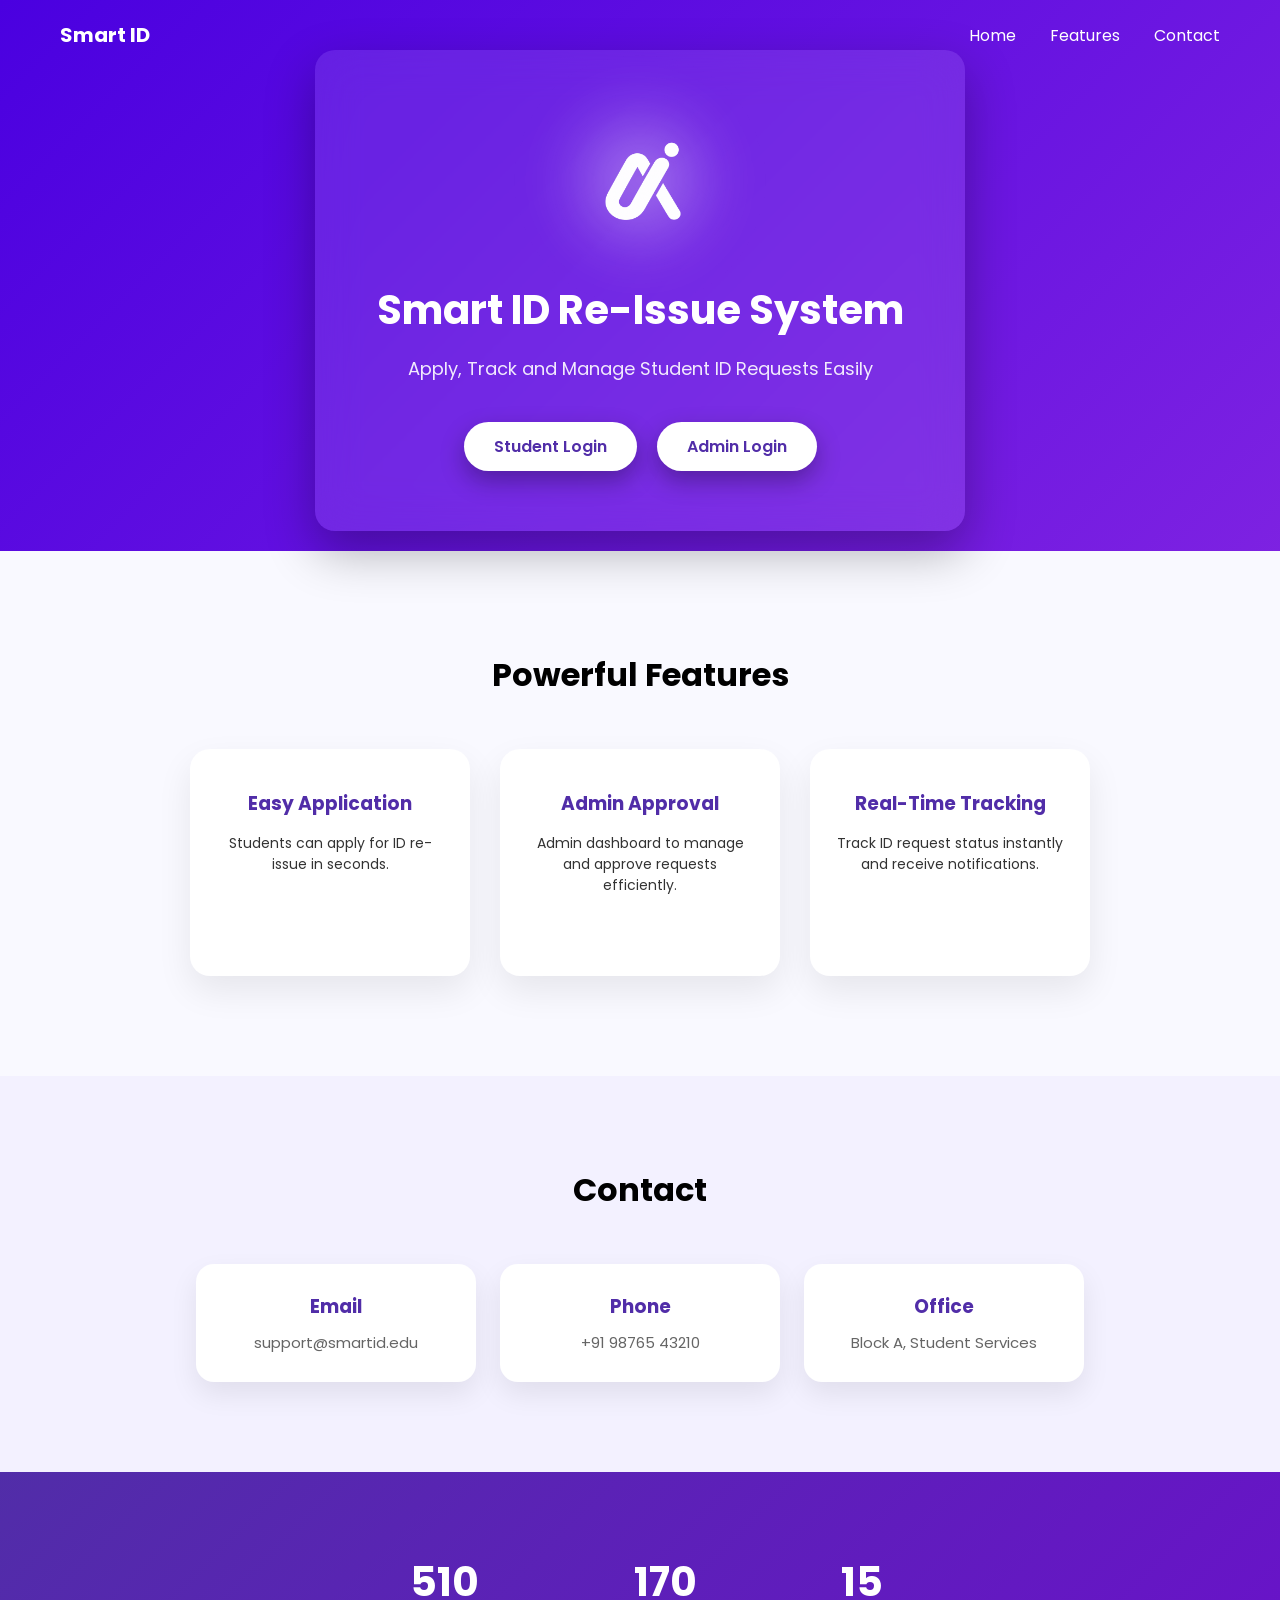
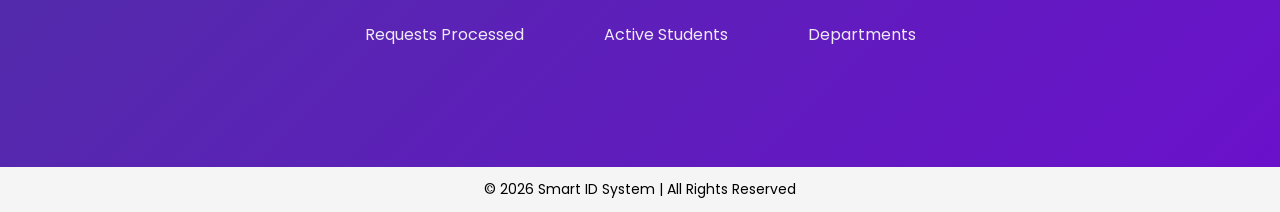
<file: index.html>
<!DOCTYPE html>
<html lang="en">
<head>
  <meta charset="UTF-8">
  <title>Smart ID Re-Issue System</title>
  <meta name="viewport" content="width=device-width, initial-scale=1.0">

  <link href="https://fonts.googleapis.com/css2?family=Poppins:wght@300;400;600;700&display=swap" rel="stylesheet">
  <link rel="stylesheet" href="style.css">
</head>

<body>

  <!-- ================= NAVBAR ================= -->
  <header class="navbar">
    <div class="nav-logo">Smart ID</div>
    <nav>
      <a href="#home">Home</a>
      <a href="#features">Features</a>
      <a href="#contact">Contact</a>
    </nav>
  </header>

  <main id="home">
    <!-- ================= HERO ================= -->
    <section class="hero" aria-label="Hero">
      <div class="hero-content">

        <div class="logo-container">
          <img src="logo.png" alt="Smart ID Logo" class="logo" loading="eager" decoding="async">
        </div>

        <h1>Smart ID Re-Issue System</h1>
        <p>Apply, Track and Manage Student ID Requests Easily</p>

        <div class="buttons">
          <a href="login.html" class="btn" aria-label="Open student login page">Student Login</a>
          <a href="admin.html" class="btn" aria-label="Open admin login page">Admin Login</a>
        </div>

      </div>
    </section>


    <!-- ================= FEATURES ================= -->
    <section class="features" id="features">
      <h2 class="section-title reveal">Powerful Features</h2>

      <div class="feature-grid">

        <div class="feature-card tilt reveal">
          <h3>Easy Application</h3>
          <p>Students can apply for ID re-issue in seconds.</p>
        </div>

        <div class="feature-card tilt reveal">
          <h3>Admin Approval</h3>
          <p>Admin dashboard to manage and approve requests efficiently.</p>
        </div>

        <div class="feature-card tilt reveal">
          <h3>Real-Time Tracking</h3>
          <p>Track ID request status instantly and receive notifications.</p>
        </div>

      </div>
    </section>

    <!-- ================= CONTACT ================= -->
    <section class="contact reveal" id="contact">
      <h2 class="section-title">Contact</h2>
      <div class="contact-grid">
        <div class="contact-card">
          <h3>Email</h3>
          <p>support@smartid.edu</p>
        </div>
        <div class="contact-card">
          <h3>Phone</h3>
          <p>+91 98765 43210</p>
        </div>
        <div class="contact-card">
          <h3>Office</h3>
          <p>Block A, Student Services</p>
        </div>
      </div>
    </section>
  </main>

     <!-- ================= STATS ================= -->
    <section class="stats" aria-label="System statistics">

      <div class="stat-box">
        <h2 class="counter" data-target="1200">0</h2>
        <p>Requests Processed</p>
      </div>

      <div class="stat-box">
        <h2 class="counter" data-target="350">0</h2>
        <p>Active Students</p>
      </div>

      <div class="stat-box">
        <h2 class="counter" data-target="15">0</h2>
        <p>Departments</p>
      </div>

    </section>
  <!-- ================= FOOTER ================= -->
  <footer>
    &copy; 2026 Smart ID System | All Rights Reserved
  </footer>


  <!-- ================= JAVASCRIPT ================= -->
  <script src="index.js"></script>

</body>
</html>
</file>
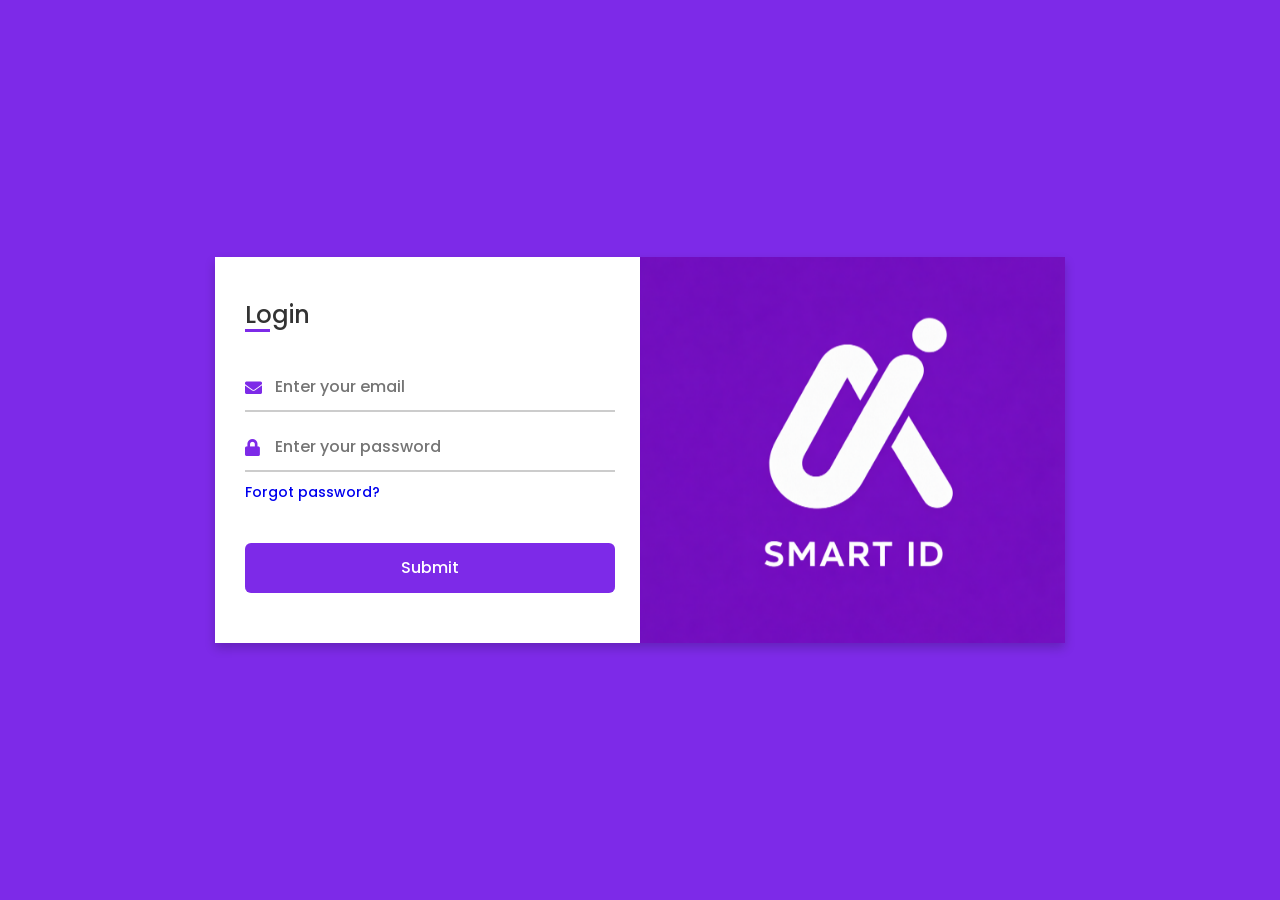
<file: admin.html>
<!DOCTYPE html>
<html lang="en" dir="ltr">
<head>
  <meta charset="UTF-8">
  <title>Login | CodingLab</title>

  <link rel="stylesheet" href="css/login.css">

  <!-- Fontawesome CDN -->
  <link rel="stylesheet"
    href="https://cdnjs.cloudflare.com/ajax/libs/font-awesome/5.15.3/css/all.min.css">

  <meta name="viewport" content="width=device-width, initial-scale=1.0">
</head>

<body>

  <div class="container">

    <input type="checkbox" id="flip">

    <div class="cover">
      <div class="front">
        <img src="idlogo.png" alt="">
      </div>
    </div>

    <div class="forms">
      <div class="form-content">

        <div class="login-form">
          <div class="title">Login</div>

          <form id="loginForm">
            <div class="input-boxes">

              <div class="input-box">
                <i class="fas fa-envelope"></i>
                <input type="text" placeholder="Enter your email" required>
              </div>

              <div class="input-box">
                <i class="fas fa-lock"></i>
                <input type="password" placeholder="Enter your password" required>
              </div>

              <div class="text">
                <a href="forgot_password.html">Forgot password?</a>
              </div>

              <div class="button input-box">
                <input type="submit" value="Submit">
              </div>

            </div>
          </form>

        </div> <!-- login-form -->

      </div> <!-- form-content -->
    </div> <!-- forms -->

  </div> <!-- container -->
<script>

document.getElementById("loginForm").addEventListener("submit", async function(e){
    e.preventDefault();

    const email = document.querySelector("input[type='text']").value;
    const password = document.querySelector("input[type='password']").value;
    const BASE_URL = "https://smart-id-backend-3.onrender.com";

    try {
        const response = await fetch(`${BASE_URL}/api/auth/login`, {
            method: "POST",
            headers: { "Content-Type": "application/json" },
            body: JSON.stringify({ email, password })
        });
        const data = await response.json().catch(() => ({}));

        if (!response.ok) {
            alert(data.message || "Invalid Login");
            return;
        }

        localStorage.setItem("loggedIn", "true");
        localStorage.setItem("role", "admin");
        localStorage.setItem("adminName", "Admin");
        localStorage.setItem("token", data.token || "");
        window.location.href = "admin_dashboard.html";
    } catch (error) {
        alert("Unable to connect to server. Please try again.");
    }

});

</script>
</body>
</html>
</file>
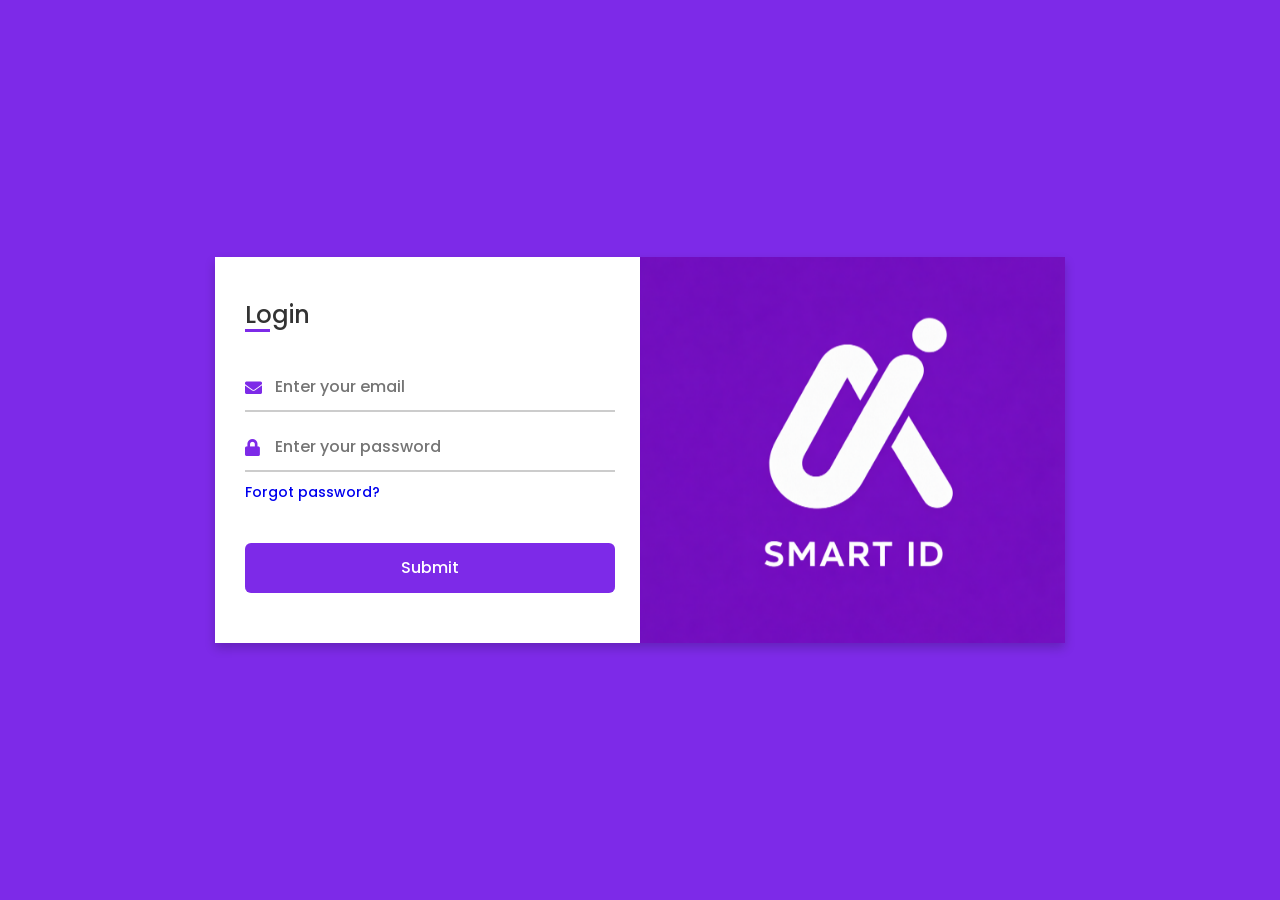
<file: application-details.html>
<!DOCTYPE html>
<html lang="en">
<head>
    <meta charset="UTF-8">
    <meta name="viewport" content="width=device-width, initial-scale=1.0">
    <title>Application Details | Smart ID</title>
    <link href="https://fonts.googleapis.com/css2?family=Poppins:wght@300;400;500;600&display=swap" rel="stylesheet">
    <link rel="stylesheet" href="adm.css">
    <link rel="stylesheet" href="application-details.css">
</head>
<body>
    <div class="details-page">
        <div class="details-card">
            <div class="details-header">
                <h2>Application Details</h2>
                <span id="statusBadge" class="status-badge pending">Pending</span>
            </div>

            <div class="details-layout">
                <div class="details-left">
                    <section class="detail-card info-card">
                        <h3 class="card-title">Application Information</h3>
                        <div class="info-grid">
                            <div class="info-item">
                                <p class="field-label">Application ID</p>
                                <p class="field-value" id="appId">-</p>
                            </div>
                            <div class="info-item">
                                <p class="field-label">Name</p>
                                <p class="field-value" id="appName">-</p>
                            </div>
                            <div class="info-item">
                                <p class="field-label">Email</p>
                                <p class="field-value" id="appEmail">-</p>
                            </div>
                            <div class="info-item">
                                <p class="field-label">Phone</p>
                                <p class="field-value" id="appPhone">-</p>
                            </div>
                            <div class="info-item">
                                <p class="field-label">Department</p>
                                <p class="field-value" id="appDepartment">-</p>
                            </div>
                            <div class="info-item">
                                <p class="field-label">Reason</p>
                                <p class="field-value" id="appReason">-</p>
                            </div>
                            <div class="info-item">
                                <p class="field-label">Applied Date</p>
                                <p class="field-value" id="appDate">-</p>
                            </div>
                        </div>
                    </section>

                    <section class="detail-card correction-card" id="appCorrectionsSection" style="display:none;">
                        <h3 class="card-title">Correction Details</h3>
                        <div id="appCorrectionsList" class="correction-box">No correction details provided.</div>
                    </section>

                    <section class="detail-card remarks-card">
                        <h3 class="card-title">Remarks & Actions</h3>
                        <label class="remarks-label" for="remarksInput">Remarks (Required for Approve/Reject)</label>
                        <textarea id="remarksInput" rows="4" placeholder="Enter approval/rejection remarks"></textarea>

                        <div class="details-actions">
                            <button class="action-btn approve-btn" id="approveBtn">Approve</button>
                            <button class="action-btn reject-btn" id="rejectBtn">Reject</button>
                            <button class="action-btn printing-btn" id="printingBtn">Move to Printing</button>
                            <button class="action-btn ready-btn" id="readyBtn">Mark Ready</button>
                            <button class="action-btn completed-btn" id="completedBtn">Mark Completed</button>
                            <button class="action-btn view-btn" id="backBtn">Back to Dashboard</button>
                        </div>
                    </section>
                </div>

                <div class="details-right">
                    <section class="detail-card proof-card">
                        <h3 class="card-title">Proof Document</h3>
                        <div id="appProofContainer" class="proof-box">No document uploaded</div>
                    </section>
                </div>
            </div>
        </div>
    </div>

    <script src="application-details.js?v=20260228b"></script>
</body>
</html>
</file>
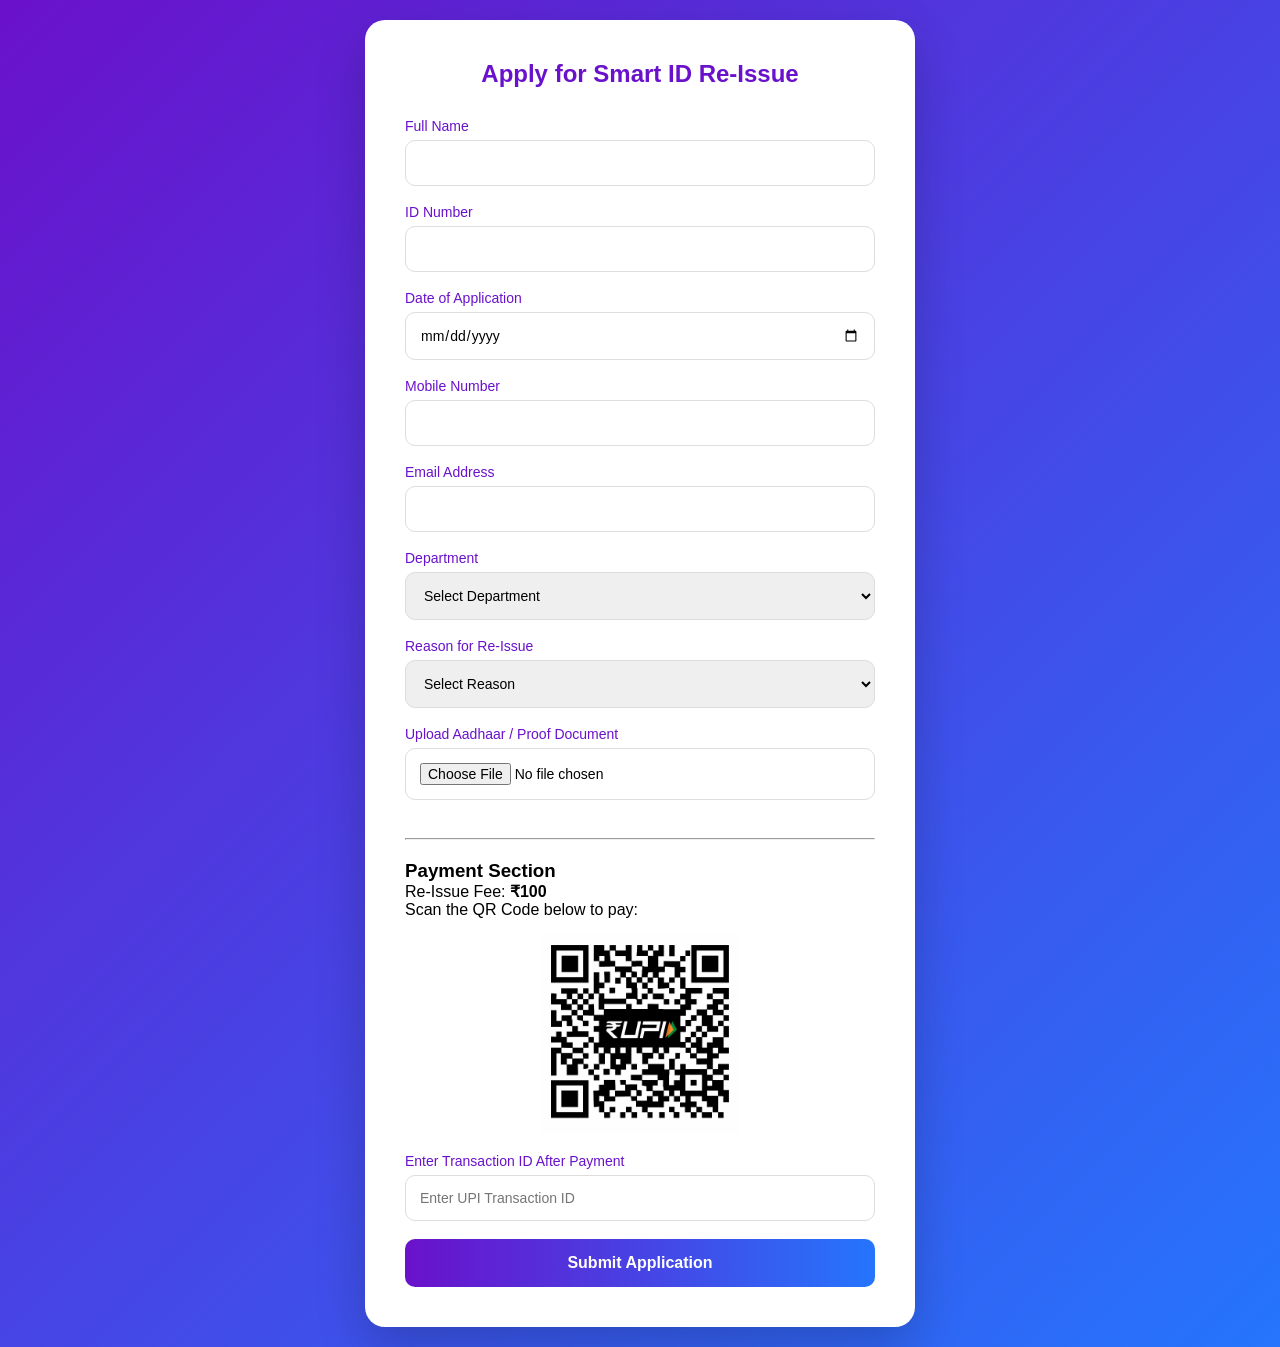
<file: apply.html>
<!DOCTYPE html>
<html lang="en">
<head>
    <meta charset="UTF-8">
    <title>Apply for Smart ID Re-Issue</title>
    <meta name="viewport" content="width=device-width, initial-scale=1.0">
    <link rel="stylesheet" href="apply.css">
</head>
<body>

<div class="form-container">

    <h2>Apply for Smart ID Re-Issue</h2>

    <form id="applyForm">

        <label>Full Name</label>
        <input type="text" id="fullName" required>

        <label>ID Number</label>
        <input type="text" id="idNumber" required>

        <label>Date of Application</label>
        <input type="date" id="date" required>

        <label>Mobile Number</label>
        <input type="tel" id="mobile" required>

        <label>Email Address</label>
        <input type="email" id="email" required>

        <label>Department</label>
        <select id="department" required>
            <option value="">Select Department</option>
            <option value="CSE">CSE</option>
            <option value="ECE">ECE</option>
            <option value="EEE">EEE</option>
            <option value="MECH">MECH</option>
        </select>

        <label>Reason for Re-Issue</label>
        <select id="reason" required>
            <option value="">Select Reason</option>
            <option value="Lost">Lost</option>
            <option value="Damaged">Damaged</option>
            <option value="Update Details">Update Details</option>
        </select>

        <label>Upload Aadhaar / Proof Document</label>
        <input type="file" id="proofFile" required>

        <!-- ✅ PAYMENT SECTION ADDED -->
        <hr style="margin:20px 0;">
        <h3>Payment Section</h3>
        <p>Re-Issue Fee: <strong>₹100</strong></p>
        <p>Scan the QR Code below to pay:</p>

        <div style="text-align:center; margin:15px 0;">
            <img src="qr.png" alt="Payment QR" style="width:200px; height:200px;">
        </div>

        <label>Enter Transaction ID After Payment</label>
        <input type="text" id="transactionId" placeholder="Enter UPI Transaction ID" required>

        <button type="submit">Submit Application</button>

    </form>

</div>

<script src="apply.js"></script>

</body>
</html>
</file>
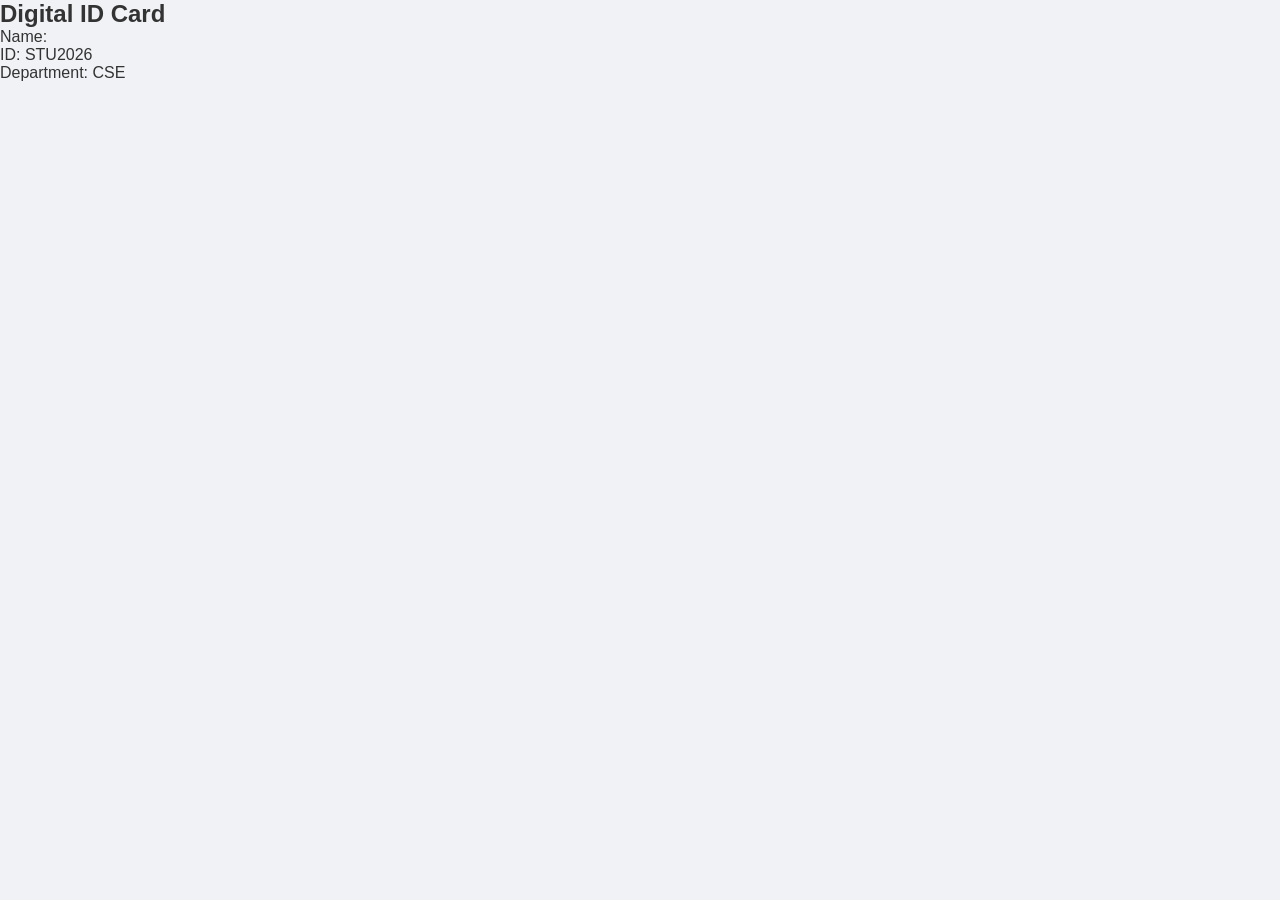
<file: digital_id.html>
<!DOCTYPE html>
<html>
<head>
<title>Digital ID</title>
<link rel="stylesheet" href="stu_dash.css">
</head>
<body>

<div class="id-card">
    <h2>Digital ID Card</h2>
    <p>Name: <span id="name"></span></p>
    <p>ID: STU2026</p>
    <p>Department: CSE</p>
</div>

<script>
document.getElementById("name").innerText =
    localStorage.getItem("studentName");
</script>

</body>
</html>
</file>
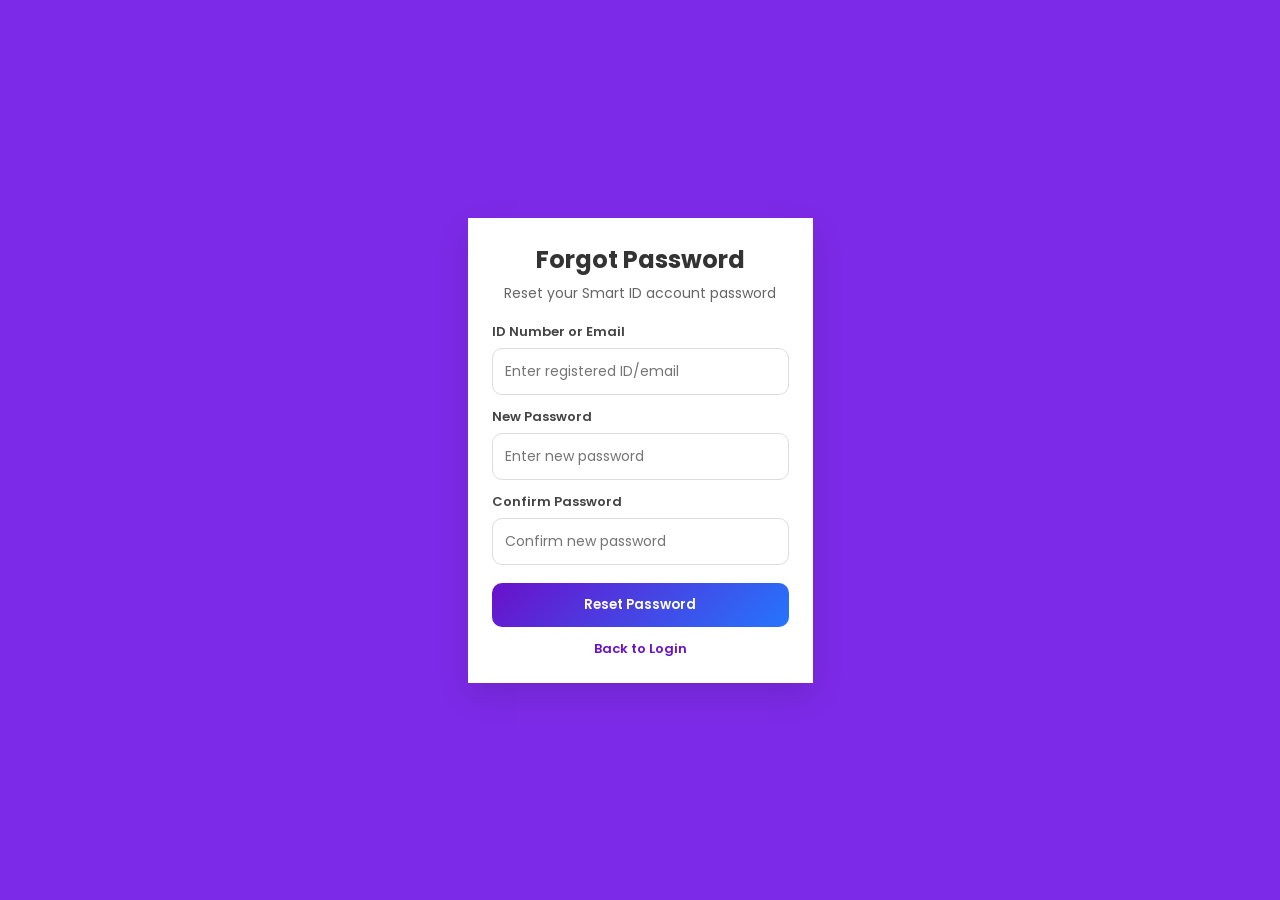
<file: forgot_password.html>
<!DOCTYPE html>
<html lang="en">
<head>
  <meta charset="UTF-8">
  <meta name="viewport" content="width=device-width, initial-scale=1.0">
  <title>Forgot Password | Smart ID</title>
  <link rel="stylesheet" href="css/login.css">
  <style>
    .fp-box {
      max-width: 420px;
      margin: 40px auto;
      background: #fff;
      border-radius: 0px;
      box-shadow: 0 12px 30px rgba(0,0,0,0.12);
      padding: 24px;
    }
    .fp-box h2 {
      margin-bottom: 6px;
      font-size: 24px;
      color: #333;
      text-align: center;
    }
    .fp-box p {
      margin-bottom: 18px;
      font-size: 14px;
      color: #666;
      text-align: center;
    }
    .fp-group {
      margin-bottom: 12px;
    }
    .fp-group label {
      display: block;
      font-size: 13px;
      margin-bottom: 6px;
      color: #444;
      font-weight: 600;
    }
    .fp-group input {
      width: 100%;
      padding: 12px;
      border: 1px solid #ddd;
      border-radius: 10px;
      font-size: 14px;
      outline: none;
    }
    .fp-group input:focus {
      border-color: #6a11cb;
      box-shadow: 0 0 0 3px rgba(106, 17, 203, 0.12);
    }
    .fp-btn {
      width: 100%;
      padding: 12px;
      border: none;
      border-radius: 10px;
      color: #fff;
      font-weight: 600;
      cursor: pointer;
      background: linear-gradient(135deg, #6a11cb, #2575fc);
      margin-top: 6px;
    }
    .fp-back {
      display: block;
      margin-top: 12px;
      text-align: center;
      text-decoration: none;
      color: #6a11cb;
      font-size: 13px;
      font-weight: 600;
    }
  </style>
</head>
<body>
  <div class="fp-box">
    <h2>Forgot Password</h2>
    <p>Reset your Smart ID account password</p>

    <form id="forgotForm">
      <div class="fp-group">
        <label for="accountId">ID Number or Email</label>
        <input id="accountId" type="text" placeholder="Enter registered ID/email" required>
      </div>
      <div class="fp-group">
        <label for="newPassword">New Password</label>
        <input id="newPassword" type="password" placeholder="Enter new password" required>
      </div>
      <div class="fp-group">
        <label for="confirmPassword">Confirm Password</label>
        <input id="confirmPassword" type="password" placeholder="Confirm new password" required>
      </div>
      <button type="submit" class="fp-btn">Reset Password</button>
    </form>

    <a class="fp-back" href="login.html">Back to Login</a>
  </div>

  <script>
    const BASE_URL = "https://smart-id-backend-3.onrender.com";

    document.getElementById("forgotForm").addEventListener("submit", function(e) {
      e.preventDefault();

      const accountId = document.getElementById("accountId").value.trim().toLowerCase();
      const newPassword = document.getElementById("newPassword").value;
      const confirmPassword = document.getElementById("confirmPassword").value;

      if (newPassword.length < 4) {
        alert("Password must be at least 4 characters.");
        return;
      }
      if (newPassword !== confirmPassword) {
        alert("Passwords do not match.");
        return;
      }

      fetch(`${BASE_URL}/api/auth/forgot-password`, {
        method: "POST",
        headers: { "Content-Type": "application/json" },
        body: JSON.stringify({
          idNumber: accountId,
          newPassword: newPassword
        })
      })
      .then(async (response) => {
        const data = await response.json().catch(() => ({}));
        if (!response.ok) {
          alert(data.message || "Failed to reset password.");
          return;
        }
        alert("Password reset successful. Please login.");
        window.location.href = "login.html";
      })
      .catch(() => {
        alert("Unable to connect to server. Please try again.");
      });
    });
  </script>
</body>
</html>
</file>
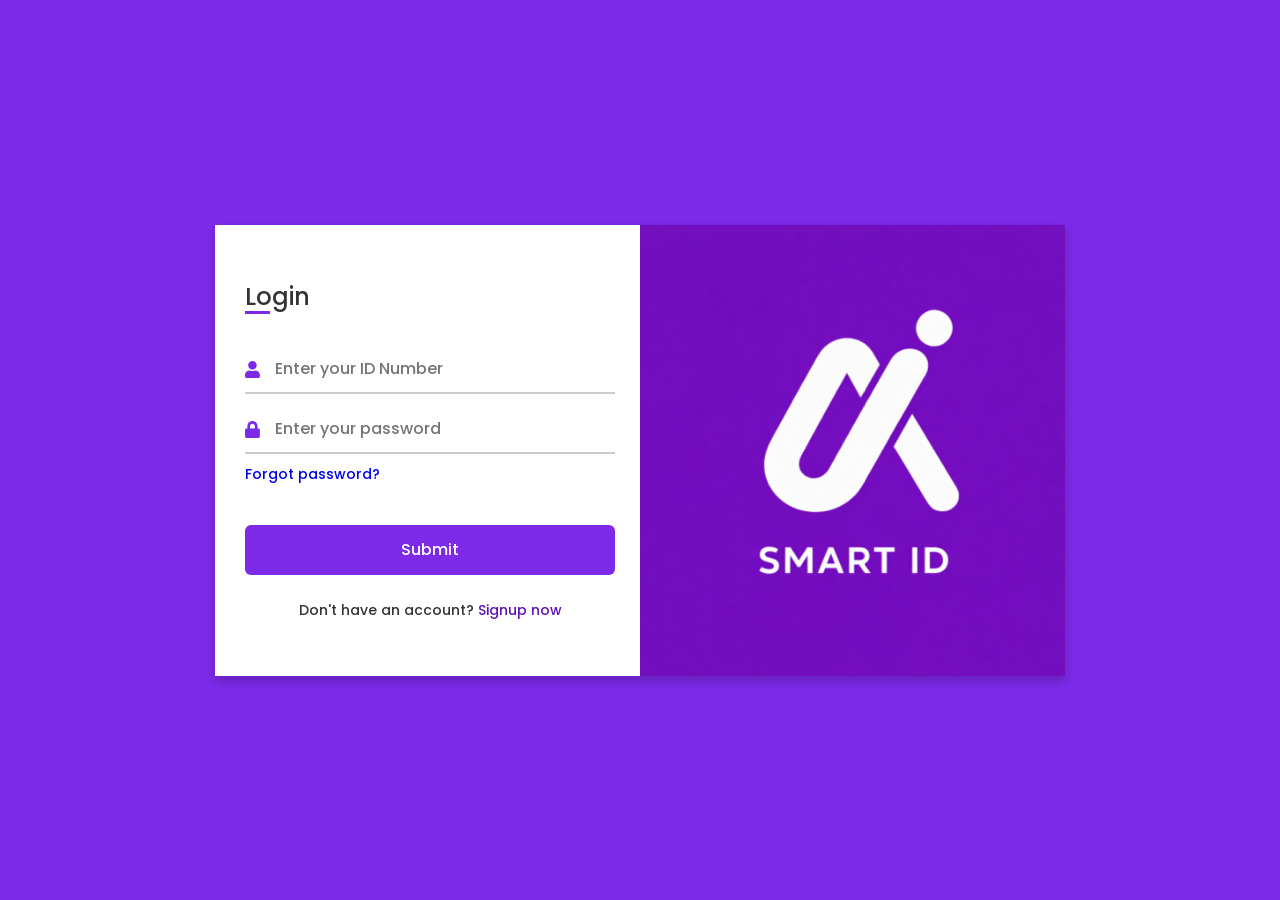
<file: login.html>
<!DOCTYPE html>
<html lang="en" dir="ltr">
  <head>
    <meta charset="UTF-8">
    <title> Login and Registration Form of Smart Id </title>
    <link rel="stylesheet" href="css/login.css">
    <!-- Fontawesome CDN Link -->
    <link rel="stylesheet" href="https://cdnjs.cloudflare.com/ajax/libs/font-awesome/5.15.3/css/all.min.css">
    <meta name="viewport" content="width=device-width, initial-scale=1.0">
   </head>
<body>
  <div class="container">
    <input type="checkbox" id="flip">
    <div class="cover">
      <div class="front">
        <img src="idlogo.png" alt="">
      </div>
      <div class="back">
         <img src="idlogo.png" alt="">
      </div>
    </div>
    <div class="forms">
        <div class="form-content">
          <div class="login-form">
            <div class="title">Login</div>
          <form id="loginForm">
            <div class="input-boxes">
              <div class="input-box">
                <i class="fas fa-user"></i>
                <input id="loginIdNumber" type="text" placeholder="Enter your ID Number" required>
              </div>
              <div class="input-box">
                <i class="fas fa-lock"></i>
                <input id="loginPassword" type="password" placeholder="Enter your password" required>
              </div>
              <div class="text"><a href="forgot_password.html">Forgot password?</a></div>
              <div class="button input-box">
                <input type="submit" value="Submit">
              </div>
              <div class="text sign-up-text">Don't have an account? <label for="flip">Signup now</label></div>
            </div>
        </form>
      </div>
        <div class="signup-form">
          <div class="title">Signup</div>
        <form action="#">
            <div class="input-boxes">
              <div class="input-box">
                <i class="fas fa-user"></i>
                <input id="signupIdNumber" type="text" name="ID Number" placeholder="Enter your ID Number" required>
              </div>
              <div class="input-box">
                <i class="fas fa-envelope"></i>
                <input id="signupName" type="text" placeholder="Enter your Name" required>
              </div>
              <div class="input-box">
                <i class="fas fa-lock"></i>
                <input id="signupPassword" type="password" placeholder="Enter your password" required>
              </div>
              <div class="button input-box">
                <input type="submit" value="Sumbit">
              </div>
              <div class="text sign-up-text">Already have an account? <label for="flip">Login now</label></div>
            </div>
      </form>
    </div>
    </div>
    </div>
  </div>
 <script src="login.js?v=20260228c"></script>
</body>
</html>
</file>
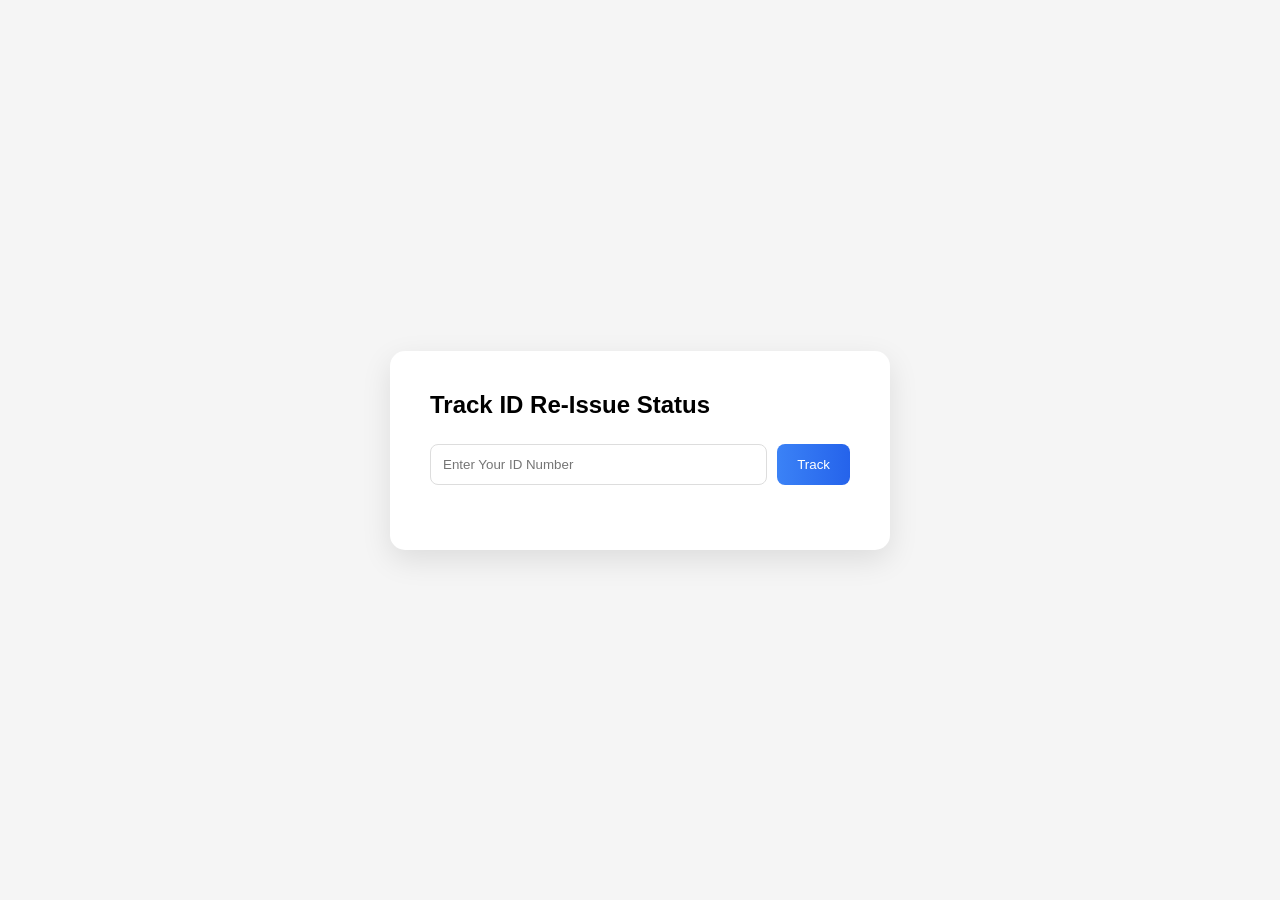
<file: track_status.html>
<!DOCTYPE html>
<html lang="en">
<head>
    <meta charset="UTF-8">
    <title>Track ID Status</title>
    <meta name="viewport" content="width=device-width, initial-scale=1.0">
    <link rel="stylesheet" href="track.css">
</head>
<body>

<div class="track-container">
    <h2>Track ID Re-Issue Status</h2>

    <!-- Search Section -->
    <div class="search-box">
        <input type="text" id="trackId" placeholder="Enter Your ID Number">
        <button onclick="checkStatus()">Track</button>
    </div>

    <!-- Result Section -->
    <div class="result-box" id="resultBox" style="display:none;">
        <h3>Application Details</h3>
        <p><strong>Name:</strong> <span id="resName"></span></p>
        <p><strong>ID Number:</strong> <span id="resId"></span></p>
        <p><strong>Applied Date:</strong> <span id="resDate"></span></p>
        <p><strong>Status:</strong>
        <div class="progress">
            <div id="progressBar"></div>
        </div> 
            <span id="resStatus" class="status"></span>
        </p>
    </div>
</div>

<script>
function checkStatus(){
    const id = document.getElementById("trackId").value;
    const requests = JSON.parse(localStorage.getItem("idRequests")) || [];
    const result = requests.find(req => req.idNumber === id);

    if(result){
        document.getElementById("resName").textContent = result.name;
        document.getElementById("resId").textContent = result.idNumber;
        document.getElementById("resDate").textContent = result.date;
        document.getElementById("resStatus").textContent = result.status;

        const statusClass = result.status.toLowerCase();
        document.getElementById("resStatus").className = "status " + statusClass;

        updateProgress(result.status);
        document.getElementById("resultBox").style.display="block";
    } else {
        alert("No record found!");
    }
}
function updateProgress(status){
    const bar = document.getElementById("progressBar");

    if(status === "Pending"){
        bar.style.width = "40%";
    }
    else if(status === "Approved"){
        bar.style.width = "100%";
    }
    else if(status === "Rejected"){
        bar.style.width = "100%";
        bar.style.background = "red";
    }
}
</script>

</body>
</html>
</file>
<file: style.css>
@import url('https://fonts.googleapis.com/css2?family=Poppins:wght@300;400;600;700&display=swap');

* {
  margin: 0;
  padding: 0;
  box-sizing: border-box;
  font-family: 'Poppins', sans-serif;
}

body {
  min-height: 100vh;
  display: flex;
  flex-direction: column;
  overflow-x: hidden;
}

/* ================= NAVBAR ================= */

.navbar {
  position: absolute;
  top: 0;
  width: 100%;
  padding: 20px 60px;
  display: flex;
  justify-content: space-between;
  align-items: center;
  color: white;
  z-index: 10;
}

.nav-logo {
  font-weight: 700;
  font-size: 20px;
}

.navbar nav a {
  color: white;
  text-decoration: none;
  margin-left: 30px;
  font-weight: 400;
  transition: 0.3s;
}

.navbar nav a:hover {
  opacity: 0.7;
}

/* ================= HERO ================= */

.hero {
  flex: 1;
  background: linear-gradient(-45deg, #512da8, #6a11cb, #8e2de2, #4a00e0);
  background-size: 400% 400%;
  animation: gradientMove 12s ease infinite;
  display: flex;
  justify-content: center;
  align-items: center;
  text-align: center;
  color: white;
  padding: 20px;
  padding-top: 50px;
}

/* GLASS EFFECT CARD */

.hero-content {
  background: rgba(255, 255, 255, 0.1);
  padding: 60px 40px;
  border-radius: 20px;
  backdrop-filter: blur(20px);
  box-shadow: 0 20px 50px rgba(0, 0, 0, 0.3);
  animation: fadeIn 1.5s ease-in-out;
  max-width: 650px;
  width: 100%;
}

/* ================= LOGO ================= */

.logo-container {
  display: flex;
  justify-content: center;
  align-items: center;
  margin-bottom: 30px;
  position: relative;
}

/* Glow effect */
.logo-container::before {
  content: "";
  position: absolute;
  width: 180px;
  height: 180px;
  background: radial-gradient(circle, rgba(255,255,255,0.4) 0%, transparent 70%);
  border-radius: 50%;
  filter: blur(25px);
  z-index: -1;
}

.logo {
  width: 140px;
  animation: float 3s ease-in-out infinite;
}

/* ================= TEXT ================= */

h1 {
  font-size: 40px;
  margin-bottom: 15px;
  font-weight: 700;
}

p {
  font-size: 18px;
  margin-bottom: 40px;
  opacity: 0.9;
}

/* ================= BUTTONS ================= */

.buttons {
  display: flex;
  justify-content: center;
  gap: 20px;
  flex-wrap: wrap;
}

.btn {
  padding: 12px 30px;
  background: white;
  color: #512da8;
  text-decoration: none;
  border-radius: 30px;
  font-weight: 600;
  transition: 0.3s ease;
  box-shadow: 0 10px 25px rgba(0,0,0,0.3);
}

.btn:hover {
  transform: translateY(-5px);
  box-shadow: 0 15px 35px rgba(0,0,0,0.4);
  background: #f3e5ff;
}

/* ================= FOOTER ================= */

footer {
  text-align: center;
  padding: 12px;
  background: #f5f5f5;
  font-size: 14px;
}

/* ================= ANIMATIONS ================= */

@keyframes fadeIn {
  from { opacity: 0; transform: translateY(20px); }
  to { opacity: 1; transform: translateY(0); }
}

@keyframes float {
  0% { transform: translateY(0px); }
  50% { transform: translateY(-12px); }
  100% { transform: translateY(0px); }
}

@keyframes gradientMove {
  0% { background-position: 0% 50%; }
  50% { background-position: 100% 50%; }
  100% { background-position: 0% 50%; }
}

/* ================= RESPONSIVE ================= */

@media (max-width: 768px) {
  h1 {
    font-size: 28px;
  }

  .buttons {
    flex-direction: column;
  }

  .navbar {
    padding: 20px;
  }

  .navbar nav a {
    margin-left: 15px;
  }
}
/* ================= FEATURES ================= */

.features {
  padding: 100px 20px;
  background: #f9f9ff;
  text-align: center;
}

.section-title {
  font-size: 32px;
  margin-bottom: 50px;
  font-weight: 700;
}

.feature-grid {
  display: flex;
  justify-content: center;
  gap: 30px;
  flex-wrap: wrap;
}

.feature-card {
  background: white;
  padding: 40px 25px;
  width: 280px;
  border-radius: 20px;
  box-shadow: 0 15px 35px rgba(0,0,0,0.08);
  transition: transform 0.3s ease;
}

.feature-card h3 {
  margin-bottom: 15px;
  color: #512da8;
}

.feature-card p {
  font-size: 14px;
  opacity: 0.8;
}

/* ================= STATS ================= */

.stats {
  padding: 80px 20px;
  background: linear-gradient(135deg, #512da8, #6a11cb);
  color: white;
  display: flex;
  justify-content: center;
  gap: 80px;
  text-align: center;
  flex-wrap: wrap;
}

.stat-box h2 {
  font-size: 40px;
  margin-bottom: 10px;
}

.stat-box p {
  font-size: 16px;
}

/* ================= SCROLL REVEAL ================= */

.reveal {
  opacity: 0;
  transform: translateY(40px);
  transition: 1s ease;
}

.reveal.active {
  opacity: 1;
  transform: translateY(0);
}

/* ================= CONTACT ================= */

.contact {
  padding: 90px 20px;
  background: #f3f1ff;
  text-align: center;
}

.contact-grid {
  display: flex;
  justify-content: center;
  gap: 24px;
  flex-wrap: wrap;
}

.contact-card {
  background: #fff;
  width: 280px;
  padding: 28px 24px;
  border-radius: 18px;
  box-shadow: 0 12px 28px rgba(0,0,0,0.08);
  transition: transform 0.3s ease;
}

.contact-card:hover {
  transform: translateY(-4px);
}

.contact-card h3 {
  color: #512da8;
  margin-bottom: 10px;
}

.contact-card p {
  margin: 0;
  font-size: 15px;
  color: #555;
}
</file>
<file: css/login.css>
@import url('https://fonts.googleapis.com/css2?family=Poppins:wght@200;300;400;500;600;700&display=swap');
* {
  margin: 0;
  padding: 0;
  box-sizing: border-box;
  font-family: "Poppins", sans-serif;
}
body {
  min-height: 100vh;
  display: flex;
  align-items: center;
  justify-content: center;
  background: #7d2ae8;
  padding: 30px;
}
.container {
  position: relative;
  max-width: 850px;
  width: 100%;
  background: #fff;
  padding: 40px 30px;
  box-shadow: 0 5px 10px rgba(0, 0, 0, 0.2);
  perspective: 2700px;
}
.container .cover {
  position: absolute;
  top: 0;
  left: 50%;
  height: 100%;
  width: 50%;
  z-index: 98;
  transition: all 1s ease;
  transform-origin: left;
  transform-style: preserve-3d;
  backface-visibility: hidden;
}
.container #flip:checked ~ .cover {
  transform: rotateY(-180deg);
}
.container #flip:checked ~ .forms .login-form {
  pointer-events: none;
}
.container .cover .front,
.container .cover .back {
  position: absolute;
  top: 0;
  left: 0;
  height: 100%;
  width: 100%;
}
.cover .back {
  transform: rotateY(180deg);
}
.container .cover img {
  position: absolute;
  height: 100%;
  width: 100%;
  object-fit: cover;
  z-index: 10;
}
.container .cover .text {
  position: absolute;
  z-index: 10;
  height: 100%;
  width: 100%;
  display: flex;
  flex-direction: column;
  align-items: center;
  justify-content: center;
}
.container .cover .text::before {
  content: '';
  position: absolute;
  height: 100%;
  width: 100%;
  opacity: 0.5;
  background: #7d2ae8;
}
.cover .text .text-1,
.cover .text .text-2 {
  z-index: 20;
  font-size: 26px;
  font-weight: 600;
  color: #fff;
  text-align: center;
}
.cover .text .text-2 {
  font-size: 15px;
  font-weight: 500;
}
.container .forms {
  height: 100%;
  width: 100%;
  background: #fff;
}
.container .form-content {
  display: flex;
  align-items: center;
  justify-content: space-between;
}
.form-content .login-form,
.form-content .signup-form {
  width: calc(100% / 2 - 25px);
}
.forms .form-content .title {
  position: relative;
  font-size: 24px;
  font-weight: 500;
  color: #333;
}
.forms .form-content .title:before {
  content: '';
  position: absolute;
  left: 0;
  bottom: 0;
  height: 3px;
  width: 25px;
  background: #7d2ae8;
}
.forms .signup-form .title:before {
  width: 20px;
}
.forms .form-content .input-boxes {
  margin-top: 30px;
}
.forms .form-content .input-box {
  display: flex;
  align-items: center;
  height: 50px;
  width: 100%;
  margin: 10px 0;
  position: relative;
}
.form-content .input-box input {
  height: 100%;
  width: 100%;
  outline: none;
  border: none;
  padding: 0 30px;
  font-size: 16px;
  font-weight: 500;
  border-bottom: 2px solid rgba(0, 0, 0, 0.2);
  transition: all 0.3s ease;
}
.form-content .input-box input:focus,
.form-content .input-box input:valid {
  border-color: #7d2ae8;
}
.form-content .input-box i {
  position: absolute;
  color: #7d2ae8;
  font-size: 17px;
}
.forms .form-content .text {
  font-size: 14px;
  font-weight: 500;
  color: #333;
}
.forms .form-content .text a {
  text-decoration: none;
}
.forms .form-content .text a:hover {
  text-decoration: underline;
}
.forms .form-content .button {
  color: #fff;
  margin-top: 40px;
}
.forms .form-content .button input {
  color: #fff;
  background: #7d2ae8;
  border-radius: 6px;
  padding: 0;
  cursor: pointer;
  transition: all 0.4s ease;
}
.forms .form-content .button input:hover {
  background: #5b13b9;
}
.forms .form-content label {
  color: #5b13b9;
  cursor: pointer;
}
.forms .form-content label:hover {
  text-decoration: underline;
}
.forms .form-content .login-text,
.forms .form-content .sign-up-text {
  text-align: center;
  margin-top: 25px;
}
.container #flip {
  display: none;
}
@media (max-width: 730px) {
  .container .cover {
    display: none;
  }
  .form-content .login-form,
  .form-content .signup-form {
    width: 100%;
  }
  .form-content .signup-form {
    display: none;
  }
  .container #flip:checked ~ .forms .signup-form {
    display: block;
  }
  .container #flip:checked ~ .forms .login-form {
    display: none;
  }
}

/* Global button hover fallback */
button,
input[type="button"],
input[type="submit"],
input[type="reset"] {
  transition: all 0.3s ease;
}

button:hover:not(:disabled),
input[type="button"]:hover:not(:disabled),
input[type="submit"]:hover:not(:disabled),
input[type="reset"]:hover:not(:disabled) {
  transform: translateY(-2px);
  box-shadow: 0 8px 18px rgba(0, 0, 0, 0.18);
}
</file>
<file: adm.css>
/* --- RESET & VARIABLES (Same as Student Dash) --- */
:root {
    --primary-color: #6a11cb;
    --secondary-color: #2575fc;
    --bg-color: #f0f2f5;
    --text-dark: #333;
    --text-light: #666;
    --white: #ffffff;
    --shadow: 0 4px 20px rgba(0, 0, 0, 0.05);
    --radius: 16px;
    --transition: all 0.3s ease;
}

* { margin: 0; padding: 0; box-sizing: border-box; font-family: 'Poppins', sans-serif; }

body { background-color: var(--bg-color); color: var(--text-dark); transition: var(--transition); }

/* --- LAYOUT FIX --- */
.dashboard-container { display: flex; height: 100vh; overflow: hidden; }

/* --- SIDEBAR (Purple Fixed) --- */
.sidebar {
    width: 260px; min-width: 260px; flex-shrink: 0;
    background: linear-gradient(180deg, var(--primary-color), var(--secondary-color));
    color: var(--white); display: flex; flex-direction: column; padding: 25px;
    height: 100vh; overflow-y: auto; z-index: 100;
}
.sidebar.collapsed { width: 80px; min-width: 80px; padding: 25px 10px; }
.sidebar-header .logo { font-size: 22px; font-weight: 700; margin-bottom: 40px; white-space: nowrap; overflow: hidden; }
.sidebar-menu { list-style: none; padding: 0; margin: 0; flex-grow: 1; }
.nav-link {
    display: flex; align-items: center; gap: 15px; color: rgba(255, 255, 255, 0.85);
    text-decoration: none; padding: 14px 15px; margin-bottom: 8px; border-radius: 12px;
    transition: var(--transition); white-space: nowrap; overflow: hidden;
}
.nav-link:hover, .nav-link.active { background: rgba(255, 255, 255, 0.2); color: var(--white); transform: translateX(5px); }
.nav-link .icon { font-size: 20px; min-width: 25px; text-align: center; }
.sidebar-footer { margin-top: auto; }
.logout-btn {
    width: 100%; background: var(--white); color: var(--primary-color); border: none;
    padding: 12px; border-radius: 12px; cursor: pointer; font-weight: 600;
    display: flex; align-items: center; justify-content: center; gap: 10px; transition: var(--transition);
}
.logout-btn:hover { background: #ffe5e5; color: #d63031; transform: translateY(-2px); }
.sidebar.collapsed .text, .sidebar.collapsed .logo span, .sidebar.collapsed .logout-btn .text { display: none; }
.sidebar.collapsed .sidebar-header { text-align: center; }

/* --- MAIN CONTENT --- */
.main-content { flex: 1; padding: 30px; width: 100%; height: 100vh; overflow-y: auto; }

/* --- TOP BAR --- */
.topbar-box {
    background: var(--white); padding: 15px 30px; border-radius: var(--radius);
    box-shadow: var(--shadow); display: flex; justify-content: space-between; align-items: center; margin-bottom: 30px;
}
.top-left { display: flex; align-items: center; gap: 20px; }
.sidebar-toggle { background: none; border: none; font-size: 24px; cursor: pointer; color: var(--text-dark); }
.user-welcome h3 { font-size: 18px; font-weight: 600; }
.user-welcome small { color: var(--text-light); font-size: 12px; }

.top-right { display: flex; align-items: center; gap: 15px; }
.icon-btn { background: #f4f7fe; border: none; width: 40px; height: 40px; border-radius: 50%; display: flex; align-items: center; justify-content: center; cursor: pointer; transition: var(--transition); }
.icon-btn:hover { background: #e0e7ff; }
.avatar { width: 45px; height: 45px; border-radius: 50%; border: 2px solid var(--white); box-shadow: 0 2px 10px rgba(0,0,0,0.1); }

/* Search & Filter in Topbar */
.search-box {
    background: #f4f6f8; padding: 8px 15px; border-radius: 20px; display: flex; align-items: center; border: 1px solid transparent;
}
.search-box:focus-within { border-color: var(--primary-color); background: #fff; }
.search-box input { border: none; background: transparent; outline: none; font-size: 14px; width: 150px; }
.search-box i { color: #999; font-size: 14px; }

.filter-box select { padding: 8px; border-radius: 10px; border: 1px solid #ddd; outline: none; cursor: pointer; background: white; font-size: 13px; }

/* --- STATS CARDS --- */
.stats-grid { display: grid; grid-template-columns: repeat(4, 1fr); gap: 20px; margin-bottom: 30px; }
.stat-card {
    background: var(--white); padding: 20px; border-radius: var(--radius);
    box-shadow: var(--shadow); display: flex; align-items: center; gap: 15px; transition: 0.3s;
}
.stat-card:hover { transform: translateY(-5px); }
.stat-filter-card { cursor: pointer; border: 1px solid transparent; }
.stat-filter-card.active {
    border-color: #4f46e5;
    box-shadow: 0 10px 24px rgba(79, 70, 229, 0.2);
}
.stat-icon { width: 50px; height: 50px; border-radius: 12px; display: flex; align-items: center; justify-content: center; font-size: 20px; }
.stat-card h4 { font-size: 14px; color: var(--text-light); margin-bottom: 5px; }
.stat-card h2 { font-size: 24px; font-weight: 700; color: var(--text-dark); }

/* --- CHART SECTION --- */
.chart-section { background: var(--white); padding: 25px; border-radius: var(--radius); box-shadow: var(--shadow); margin-bottom: 30px; }
.chart-container { height: 300px; display: flex; justify-content: center; }
/* --- TABLE SECTION --- */
.table-card { background: var(--white); padding: 25px; border-radius: var(--radius); box-shadow: var(--shadow); }
.card-header h3 { margin-bottom: 20px; font-weight: 600; color: var(--text-dark); }

table { width: 100%; border-collapse: separate; border-spacing: 0; }
table th { background: #f8f9fc; color: var(--text-light); padding: 15px; text-align: left; border-bottom: 2px solid #edf2f7; }
table td { padding: 15px; border-bottom: 1px solid #edf2f7; font-size: 14px; }

/* Status Badges */
.status-badge { padding: 5px 12px; border-radius: 20px; font-size: 12px; font-weight: 500; display: inline-block; }
.status-badge.pending { background: #fff3cd; color: #856404; }
.status-badge.approved { background: #d4edda; color: #155724; }
.status-badge.rejected { background: #f8d7da; color: #721c24; }

/* Action Buttons */
.action-btn { width: 32px; height: 32px; border-radius: 8px; border: none; cursor: pointer; margin-right: 5px; transition: 0.2s; display: inline-flex; align-items: center; justify-content: center; }
.approve-btn { background: #e6fffa; color: #059669; }
.approve-btn:hover { background: #059669; color: white; }
.reject-btn { background: #fff5f5; color: #dc2626; }
.reject-btn:hover { background: #dc2626; color: white; }

/* RESPONSIVE */
@media (max-width: 900px) {
    .stats-grid { grid-template-columns: repeat(2, 1fr); }
}
@media (max-width: 600px) {
    .stats-grid { grid-template-columns: 1fr; }
    .topbar-box { flex-direction: column; align-items: flex-start; gap: 15px; }
    .top-right { width: 100%; justify-content: space-between; }
}

/* DARK MODE */
body.dark-mode { --bg-color: #121212; --white: #1e1e1e; --text-dark: #e0e0e0; --text-light: #a0a0a0; }
body.dark-mode .topbar-box, body.dark-mode .stat-card, body.dark-mode .chart-section, body.dark-mode .table-card { background: #1e1e1e; box-shadow: none; }
body.dark-mode table th { background: #252525; border-color: #333; }
body.dark-mode table td { border-color: #333; color: #ccc; }
body.dark-mode .search-box { background: #2d2d2d; }
body.dark-mode .search-box input { color: white; }
body.dark-mode .filter-box select { background: #2d2d2d; color: white; border-color: #444; }
/* --- Keep your existing CSS variables and Layout --- */
:root {
    --primary-color: #6a11cb;
    --secondary-color: #2575fc;
    --bg-color: #f0f2f5;
    --text-dark: #333;
    --text-light: #666;
    --white: #ffffff;
    --shadow: 0 4px 20px rgba(0, 0, 0, 0.05);
    --radius: 16px;
    --transition: all 0.3s ease;
}

* { margin: 0; padding: 0; box-sizing: border-box; font-family: 'Poppins', sans-serif; }

body { background-color: var(--bg-color); color: var(--text-dark); transition: var(--transition); }
.dashboard-container { display: flex; height: 100vh; overflow: hidden; }

/* --- SIDEBAR --- */
.sidebar {
    width: 260px; min-width: 260px; flex-shrink: 0;
    background: linear-gradient(180deg, var(--primary-color), var(--secondary-color));
    color: var(--white); display: flex; flex-direction: column; padding: 25px;
    height: 100vh; overflow-y: auto; z-index: 100;
}
.sidebar-header .logo { font-size: 22px; font-weight: 700; margin-bottom: 40px; }
.sidebar-menu { list-style: none; padding: 0; margin: 0; flex-grow: 1; }
.nav-link {
    display: flex; align-items: center; gap: 15px; color: rgba(255, 255, 255, 0.85);
    text-decoration: none; padding: 14px 15px; margin-bottom: 8px; border-radius: 12px;
    transition: var(--transition); cursor: pointer;
}
.nav-link:hover, .nav-link.active { background: rgba(255, 255, 255, 0.2); color: var(--white); transform: translateX(5px); }
.logout-btn {
    width: 100%; background: var(--white); color: var(--primary-color); border: none;
    padding: 12px; border-radius: 12px; cursor: pointer; font-weight: 600; margin-top: auto;
    display: flex; align-items: center; justify-content: center; gap: 10px;
}

/* --- MAIN CONTENT --- */
.main-content { flex: 1; padding: 30px; width: 100%; height: 100vh; overflow-y: auto; }

/* Top Bar */
.topbar-box {
    background: var(--white); padding: 15px 30px; border-radius: var(--radius);
    box-shadow: var(--shadow); display: flex; justify-content: space-between; align-items: center; margin-bottom: 30px;
}
.sidebar-toggle { background: none; border: none; font-size: 24px; cursor: pointer; }
.icon-btn { background: #f4f7fe; border: none; width: 40px; height: 40px; border-radius: 50%; cursor: pointer; }
.avatar { width: 45px; height: 45px; border-radius: 50%; }

/* Stats & Tables */
.stats-grid { display: grid; grid-template-columns: repeat(4, 1fr); gap: 20px; margin-bottom: 30px; }
.stat-card {
    background: var(--white); padding: 20px; border-radius: var(--radius);
    box-shadow: var(--shadow); display: flex; align-items: center; gap: 15px;
}
.stat-icon { width: 50px; height: 50px; border-radius: 12px; display: flex; align-items: center; justify-content: center; font-size: 20px; }

.chart-section, .table-card { background: var(--white); padding: 25px; border-radius: var(--radius); box-shadow: var(--shadow); margin-bottom: 30px; }
.card-header { display: flex; justify-content: space-between; align-items: center; margin-bottom: 20px; }

table { width: 100%; border-collapse: separate; border-spacing: 0; }
table th { background: #f8f9fc; color: #666; padding: 15px; text-align: left; border-bottom: 2px solid #edf2f7; }
table td { padding: 15px; border-bottom: 1px solid #edf2f7; font-size: 14px; }
table tbody td { vertical-align: middle; }
table tbody td:last-child { text-align: center; }

.status-badge { padding: 5px 12px; border-radius: 20px; font-size: 12px; font-weight: 500; }
.status-badge.pending { background: #fff3cd; color: #856404; }
.status-badge.approved { background: #d4edda; color: #155724; }
.status-badge.rejected { background: #f8d7da; color: #721c24; }

.action-btn { width: 32px; height: 32px; border-radius: 8px; border: none; cursor: pointer; margin-right: 5px; }
.approve-btn { background: #e6fffa; color: #059669; }
.reject-btn { background: #fff5f5; color: #dc2626; }
.delete-btn { background: #fee2e2; color: #dc2626; }

/* Responsive */
@media (max-width: 900px) { .stats-grid { grid-template-columns: repeat(2, 1fr); } }
@media (max-width: 600px) { .stats-grid { grid-template-columns: 1fr; } }
@media (max-width: 500px) {
    .topbar-box { flex-direction: column; align-items: flex-start; gap: 15px; }
    .top-right { width: 100%; justify-content: space-between; }
}

.remark-cell {
    display: flex;
    align-items: center;
    gap: 8px;
}

.remark-input {
    min-width: 140px;
    border: 1px solid #ddd;
    border-radius: 8px;
    padding: 6px 8px;
}

.save-btn {
    background: #dbeafe;
    color: #1d4ed8;
}

.save-btn:hover {
    background: #1d4ed8;
    color: #fff;
}

.settings-form {
    display: grid;
    gap: 10px;
    max-width: 420px;
}

.settings-form input,
.settings-form select {
    border: 1px solid #ddd;
    border-radius: 10px;
    padding: 10px 12px;
}

.settings-form .save-btn {
    width: fit-content;
    padding: 10px 16px;
    border: none;
    border-radius: 10px;
    cursor: pointer;
}

.notification-box {
    position: relative;
}

.badge {
    position: absolute;
    top: -4px;
    right: -4px;
    min-width: 18px;
    height: 18px;
    border-radius: 50%;
    background: #ef4444;
    color: #fff;
    font-size: 11px;
    display: inline-flex;
    align-items: center;
    justify-content: center;
    padding: 0 4px;
}

.notif-panel {
    position: absolute;
    right: 0;
    top: 48px;
    width: 280px;
    background: #fff;
    border-radius: 10px;
    box-shadow: 0 12px 30px rgba(0, 0, 0, 0.15);
    border: 1px solid #eef2f7;
    z-index: 250;
}

.notif-header {
    padding: 10px 12px;
    border-bottom: 1px solid #eef2f7;
    color: #111827;
}

.notif-list {
    max-height: 260px;
    overflow-y: auto;
}

.notif-item {
    padding: 10px 12px;
    border-bottom: 1px solid #f3f4f6;
    font-size: 13px;
    color: #374151;
}

.notif-item small {
    display: block;
    margin-top: 4px;
    color: #6b7280;
    font-size: 11px;
}

/* --- Requested Hover Enhancements --- */
.sidebar-menu .nav-link {
    transition: all 0.3s ease;
}

.sidebar-menu .nav-link:hover,
.sidebar-menu .nav-link.active {
    background: rgba(255, 255, 255, 0.24);
    transform: translateX(5px);
}

table tbody tr {
    transition: all 0.3s ease;
}

table tbody tr:hover {
    box-shadow: 0 6px 18px rgba(106, 17, 203, 0.08);
}

table tbody tr:hover td {
    background: #f5f3ff;
}

.action-btn,
.logout-btn,
.icon-btn,
.save-btn {
    transition: all 0.3s ease;
}

.action-btn:hover,
.logout-btn:hover,
.icon-btn:hover,
.save-btn:hover {
    transform: translateY(-2px);
    box-shadow: 0 8px 16px rgba(0, 0, 0, 0.12);
}

.status-badge {
    box-shadow: 0 0 0 rgba(0, 0, 0, 0);
    transition: box-shadow 0.3s ease;
}

.status-badge.pending {
    box-shadow: 0 0 10px rgba(245, 158, 11, 0.20);
}

.status-badge.approved {
    box-shadow: 0 0 10px rgba(16, 185, 129, 0.20);
}

.status-badge.rejected {
    box-shadow: 0 0 10px rgba(239, 68, 68, 0.20);
}

.view-btn {
    width: auto;
    min-height: 32px;
    padding: 0 10px;
    background: #e0e7ff;
    color: #3730a3;
}

.view-btn:hover {
    background: #4338ca;
    color: #fff;
}

/* --- Admin Theme Unification (Requested Palette) --- */
:root {
    --primary-color: #4f46e5;
    --secondary-color: #3730a3;
    --bg-color: #f9fafb;
    --text-dark: #111827;
    --text-light: #6b7280;
    --white: #ffffff;
    --shadow: 0 10px 25px rgba(79, 70, 229, 0.08);
    --radius: 10px;
}

body {
    background: var(--bg-color);
}

.sidebar {
    background: linear-gradient(180deg, #4f46e5, #3730a3);
}

.table-card,
.chart-section,
.stat-card,
.topbar-box {
    border-radius: 10px;
    box-shadow: var(--shadow);
}

.table-card,
.chart-section,
.stat-card {
    padding: 20px;
}

.main-content {
    padding: 24px;
}

.sidebar-menu .nav-link {
    border-radius: 10px;
    transition: all 0.3s ease;
}

.sidebar-menu .nav-link:hover,
.sidebar-menu .nav-link.active {
    background: rgba(255, 255, 255, 0.2);
    transform: translateX(5px);
}

table tbody tr {
    transition: all 0.3s ease;
}

table tbody tr:hover td {
    background: #eef2ff;
}

.action-btn,
.logout-btn,
.icon-btn,
.save-btn {
    border-radius: 10px;
    transition: all 0.3s ease;
}

.action-btn:hover,
.logout-btn:hover,
.icon-btn:hover,
.save-btn:hover {
    transform: scale(1.03) translateY(-2px);
    box-shadow: 0 8px 18px rgba(0, 0, 0, 0.15);
}

.approve-btn {
    background: #16a34a;
    color: #fff;
}

.reject-btn {
    background: #dc2626;
    color: #fff;
}

.view-btn {
    background: #e5e7eb;
    color: #111827;
}

.status-badge.pending {
    background: #facc15;
    color: #854d0e;
    box-shadow: 0 0 10px rgba(250, 204, 21, 0.3);
}

.status-badge.approved {
    background: #dcfce7;
    color: #166534;
    box-shadow: 0 0 10px rgba(22, 163, 74, 0.2);
}

.status-badge.rejected {
    background: #fee2e2;
    color: #991b1b;
    box-shadow: 0 0 10px rgba(220, 38, 38, 0.2);
}

.status-badge.printing {
    background: #e0f2fe;
    color: #075985;
    box-shadow: 0 0 10px rgba(14, 165, 233, 0.2);
}

.status-badge.ready {
    background: #e0e7ff;
    color: #3730a3;
    box-shadow: 0 0 10px rgba(79, 70, 229, 0.2);
}

.status-badge.completed {
    background: #ccfbf1;
    color: #115e59;
    box-shadow: 0 0 10px rgba(15, 118, 110, 0.2);
}

.table-view-btn {
    width: auto;
    height: auto;
    margin-right: 0;
    padding: 8px 16px;
    border-radius: 8px;
    background: #4F46E5;
    color: #ffffff;
    transition: all 0.3s ease;
    display: inline-flex;
    align-items: center;
    justify-content: center;
}

.table-view-btn:hover {
    background: #4338CA;
    transform: scale(1.05);
    box-shadow: 0 4px 12px rgba(0,0,0,0.15);
}

/* --- Icon Alignment Fixes --- */
.nav-link .icon,
.logout-btn .icon {
    display: inline-flex;
    align-items: center;
    justify-content: center;
    width: 20px;
    min-width: 20px;
}

.nav-link .icon i,
.logout-btn .icon i,
.icon-btn i {
    font-size: 19px;
    line-height: 1;
}

.sidebar-menu .nav-link {
    gap: 12px;
}

.sidebar-menu .nav-link:hover .icon i {
    transform: scale(1.05);
    transition: transform 0.3s ease;
}

.icon-btn {
    transition: all 0.3s ease;
}

.theme-btn i {
    color: #4f46e5;
    transition: all 0.3s ease;
}

.theme-btn:hover i {
    color: #4338ca;
    transform: scale(1.08);
}

.notif-btn i {
    color: #4f46e5;
    transition: all 0.3s ease;
}

.notif-btn:hover i {
    color: #4338ca;
    transform: scale(1.08);
}
.action-cell {
    text-align: center;
}

.table-view-btn {
    padding: 8px 16px;
    border-radius: 8px;
    border: none;
    background: #4F46E5;
    color: white;
    cursor: pointer;
    transition: 0.3s ease;
}

.table-view-btn:hover {
    background: #4338CA;
    transform: scale(1.05);
}

.dept-analytics-card {
    flex-direction: row;
    align-items: center;
    justify-content: space-between;
    gap: 10px;
    cursor: pointer;
    border: 1px solid #e5e7eb;
    padding: 18px 20px;
}

.dept-analytics-card:hover {
    transform: translateY(-4px);
    box-shadow: 0 12px 24px rgba(79, 70, 229, 0.12);
}

.dept-head {
    display: flex;
    align-items: center;
    justify-content: space-between;
    gap: 10px;
    width: 100%;
}

.dept-title {
    font-size: 16px;
    font-weight: 600;
    color: #111827;
}

.dept-total {
    font-size: 24px;
    font-weight: 700;
    color: #111827;
}

.dept-detail-metrics {
    display: grid;
    grid-template-columns: repeat(4, minmax(0, 1fr));
    gap: 10px 12px;
    margin-bottom: 10px;
}

.dept-breakdown {
    display: grid;
    grid-template-columns: repeat(2, minmax(0, 1fr));
    gap: 8px 12px;
    font-size: 12px;
    color: #4b5563;
}

.dept-metric {
    display: flex;
    justify-content: space-between;
    gap: 8px;
}

.dept-kpi {
    display: flex;
    justify-content: space-between;
    align-items: center;
    font-size: 13px;
    color: #374151;
}

.dept-kpi strong {
    color: #111827;
}

.dept-progress {
    width: 100%;
    height: 8px;
    border-radius: 999px;
    background: #eef2ff;
    overflow: hidden;
}

.dept-progress-fill {
    height: 100%;
    border-radius: 999px;
    background: linear-gradient(90deg, #4f46e5, #0ea5e9);
}

.thin-progress {
    height: 6px;
    margin-top: 8px;
}

/* Global button hover fallback */
button,
input[type="button"],
input[type="submit"],
input[type="reset"] {
    transition: all 0.3s ease;
}

button:hover:not(:disabled),
input[type="button"]:hover:not(:disabled),
input[type="submit"]:hover:not(:disabled),
input[type="reset"]:hover:not(:disabled) {
    transform: translateY(-2px);
    box-shadow: 0 8px 18px rgba(0, 0, 0, 0.15);
}
</file>
<file: application-details.css>
.details-page {
    min-height: 100vh;
    background: var(--bg-color);
    padding: 24px;
}

.details-card {
    width: min(1180px, 100%);
    margin: 0 auto;
    background: var(--white);
    border-radius: 12px;
    box-shadow: var(--shadow);
    padding: 24px;
}

.details-header {
    display: flex;
    align-items: center;
    justify-content: space-between;
    margin-bottom: 20px;
}

.details-header .status-badge {
    padding: 7px 14px;
    border-radius: 999px;
    font-size: 12px;
    font-weight: 600;
    box-shadow: 0 3px 10px rgba(15, 23, 42, 0.12);
}

.details-layout {
    display: grid;
    grid-template-columns: minmax(0, 1.6fr) minmax(0, 1fr);
    gap: 18px;
}

.details-left,
.details-right {
    display: grid;
    gap: 16px;
}

.detail-card {
    background: #ffffff;
    border: 1px solid #eef2f7;
    border-radius: 12px;
    padding: 18px;
    box-shadow: 0 4px 14px rgba(15, 23, 42, 0.04);
}

.card-title {
    font-size: 16px;
    font-weight: 600;
    color: #1f2937;
    margin: 0 0 14px;
}

.info-grid {
    display: grid;
    grid-template-columns: repeat(2, minmax(0, 1fr));
    gap: 14px 16px;
}

.info-item {
    padding: 10px 12px;
    border: 1px solid #f1f5f9;
    border-radius: 10px;
    background: #fafcff;
}

.field-label {
    margin: 0 0 6px;
    font-size: 11px;
    color: #6b7280;
    text-transform: uppercase;
    letter-spacing: 0.4px;
}

.field-value {
    margin: 0;
    font-size: 14px;
    font-weight: 600;
    color: #1f2937;
    word-break: break-word;
}

.correction-box {
    border: 1px dashed #d9d9e3;
    border-radius: 10px;
    padding: 10px 12px;
    font-size: 13px;
    color: #6b7280;
    background: #fcfcff;
}

.proof-box {
    border: 1px dashed #d9d9e3;
    border-radius: 12px;
    padding: 12px;
    min-height: 280px;
    max-height: 560px;
    overflow: auto;
    font-size: 13px;
    color: #6b7280;
    background: #fcfcff;
    display: flex;
    flex-direction: column;
    justify-content: center;
}

.proof-box img {
    width: 100%;
    max-height: 480px;
    object-fit: contain;
    border-radius: 10px;
    display: block;
    margin: 0 auto;
    box-shadow: 0 8px 20px rgba(15, 23, 42, 0.12);
    background: #fff;
}

.proof-box iframe {
    width: 100%;
    min-height: 440px;
    border: 1px solid #e5e7eb;
    border-radius: 10px;
    background: #fff;
}

.proof-link {
    color: #4f46e5;
    text-decoration: none;
    font-weight: 500;
}

.remarks-label {
    display: block;
    margin-bottom: 8px;
    font-size: 12px;
    color: #6b7280;
}

#remarksInput {
    width: 100%;
    border: 1px solid #d9d9e3;
    border-radius: 10px;
    padding: 10px 12px;
    font-size: 14px;
    outline: none;
    resize: vertical;
}

#remarksInput:focus {
    border-color: #6a11cb;
}

.details-actions {
    margin-top: 14px;
    display: flex;
    gap: 10px;
    flex-wrap: wrap;
}

.details-actions .action-btn {
    min-width: 140px;
    height: 40px;
    padding: 0 16px;
    border-radius: 10px;
    box-shadow: 0 6px 14px rgba(15, 23, 42, 0.12);
    transition: transform 0.25s ease, box-shadow 0.25s ease;
}

.details-actions .action-btn:hover {
    transform: translateY(-2px);
    box-shadow: 0 10px 20px rgba(15, 23, 42, 0.18);
}

#backBtn {
    background: #e5e7eb;
    color: #111827;
}

#approveBtn {
    background: #16a34a;
    color: #ffffff;
}

#printingBtn {
    background: #0ea5e9;
    color: #ffffff;
}

#readyBtn {
    background: #4f46e5;
    color: #ffffff;
}

#completedBtn {
    background: #0f766e;
    color: #ffffff;
}

#rejectBtn {
    background: #dc2626;
    color: #ffffff;
}

.correction-list {
    margin: 0;
    padding: 0;
    list-style: none;
}

.correction-list li {
    margin-bottom: 10px;
    color: #1f2937;
    font-size: 13px;
    border: 1px solid #edf2f7;
    border-radius: 10px;
    padding: 10px 12px;
    background: #fff;
}

.corr-label {
    display: block;
    font-size: 12px;
    font-weight: 600;
    color: #4b5563;
    margin-bottom: 6px;
}

.corr-row {
    display: flex;
    gap: 8px;
    align-items: center;
    flex-wrap: wrap;
    margin: 3px 0;
}

.corr-key {
    font-size: 11px;
    color: #6b7280;
    min-width: 34px;
}

.corr-old {
    color: #6b7280;
}

.corr-new {
    color: #1f2937;
    background: #eef2ff;
    border: 1px solid #e0e7ff;
    border-radius: 6px;
    padding: 2px 8px;
    font-weight: 600;
}

@media (max-width: 992px) {
    .details-layout {
        grid-template-columns: 1fr;
    }

    .info-grid {
        grid-template-columns: 1fr;
    }
}
</file>
<file: apply.css>
*{
    margin:0;
    padding:0;
    box-sizing:border-box;
    font-family:'Poppins',sans-serif;
}

body{
    background: linear-gradient(135deg,#6a11cb,#2575fc);
    display:flex;
    justify-content:center;
    align-items:center;
    min-height:100vh;
    padding:20px;
}

/* White Card */
.form-container{
    background:#ffffff;
    padding:40px;
    width:100%;
    max-width:550px;
    border-radius:20px;
    box-shadow:0 20px 50px rgba(0,0,0,0.2);
}

/* Title */
.form-container h2{
    text-align:center;
    margin-bottom:30px;
    color:#6a11cb;
    font-weight:600;
}

/* Labels */
label{
    font-size:14px;
    color:#6a11cb;
    font-weight:500;
    display:block;
    margin-bottom:6px;
}

/* Inputs */
form input,
form select{
    width:100%;
    padding:14px;
    margin-bottom:18px;
    border:1px solid #ddd;
    border-radius:10px;
    font-size:14px;
    outline:none;
    transition:0.3s ease;
}

/* Focus Effect */
form input:focus,
form select:focus{
    border-color:#6a11cb;
    box-shadow:0 0 0 3px rgba(106,17,203,0.15);
}

/* Button */
button{
    width:100%;
    padding:15px;
    background: linear-gradient(to right,#6a11cb,#2575fc);
    border:none;
    border-radius:10px;
    color:#fff;
    font-size:16px;
    font-weight:600;
    cursor:pointer;
    transition:0.3s ease;
}

button:hover{
    transform:translateY(-3px);
    box-shadow:0 10px 25px rgba(0,0,0,0.2);
}

/* Responsive */
@media(max-width:500px){
    .form-container{
        padding:25px;
    }
}
/* QR Payment Section */
.qr-box{
    text-align:center;
    margin-bottom:20px;
}

.qr-box img{
    width:180px;
    height:180px;
    border-radius:12px;
    box-shadow:0 10px 25px rgba(0,0,0,0.15);
}

/* Global button hover fallback */
button,
input[type="button"],
input[type="submit"],
input[type="reset"] {
    transition: all 0.3s ease;
}

button:hover:not(:disabled),
input[type="button"]:hover:not(:disabled),
input[type="submit"]:hover:not(:disabled),
input[type="reset"]:hover:not(:disabled) {
    transform: translateY(-2px);
    box-shadow:0 10px 25px rgba(0,0,0,0.2);
}
</file>
<file: stu_dash.css>
/* --- RESET & VARIABLES --- */
:root {
    --primary-color: #6a11cb;
    --secondary-color: #2575fc;
    --bg-color: #f0f2f5;
    --text-dark: #333;
    --text-light: #666;
    --white: #ffffff;
    --shadow: 0 4px 20px rgba(0, 0, 0, 0.05);
    --radius: 16px;
    --transition: all 0.3s ease;
}

* { margin: 0; padding: 0; box-sizing: border-box; font-family: 'Poppins', sans-serif; }

body { background-color: var(--bg-color); color: var(--text-dark); transition: var(--transition); }

/* --- LAYOUT FIX (Sidebar Scrolling) --- */
.dashboard-container {
    display: flex;
    height: 100vh;
    overflow: hidden; /* Fixes sidebar scrolling away */
}

/* --- SIDEBAR --- */
.sidebar {
    width: 260px; min-width: 260px; flex-shrink: 0;
    background: linear-gradient(180deg, var(--primary-color), var(--secondary-color));
    color: var(--white); display: flex; flex-direction: column; padding: 25px;
    height: 100vh; overflow-y: auto; z-index: 100;
}
.sidebar.collapsed { width: 80px; min-width: 80px; padding: 25px 10px; }
.sidebar-header .logo { font-size: 22px; font-weight: 700; margin-bottom: 40px; white-space: nowrap; overflow: hidden; }
.sidebar-menu { list-style: none; padding: 0; margin: 0; flex-grow: 1; }
.nav-link {
    display: flex; align-items: center; gap: 15px; color: rgba(255, 255, 255, 0.85);
    text-decoration: none; padding: 14px 15px; margin-bottom: 8px; border-radius: 12px;
    transition: var(--transition); white-space: nowrap; overflow: hidden;
}
.nav-link:hover, .nav-link.active { background: rgba(255, 255, 255, 0.2); color: var(--white); transform: translateX(5px); }
.nav-link .icon { font-size: 20px; min-width: 25px; text-align: center; }
.sidebar-footer { margin-top: auto; }
.logout-btn {
    width: 100%; background: var(--white); color: var(--primary-color); border: none;
    padding: 12px; border-radius: 12px; cursor: pointer; font-weight: 600;
    display: flex; align-items: center; justify-content: center; gap: 10px; transition: var(--transition);
}
.logout-btn:hover { background: #ffe5e5; color: #d63031; transform: translateY(-2px); }
.sidebar.collapsed .text, .sidebar.collapsed .logo span, .sidebar.collapsed .logout-btn .text { display: none; }
.sidebar.collapsed .sidebar-header { text-align: center; }

/* --- MAIN CONTENT --- */
.main-content { flex: 1; padding: 30px; width: 100%; height: 100vh; overflow-y: auto; }

/* Top Bar */
.topbar-box {
    background: var(--white); padding: 15px 30px; border-radius: var(--radius);
    box-shadow: var(--shadow); display: flex; justify-content: space-between; align-items: center; margin-bottom: 30px;
}
.top-left { display: flex; align-items: center; gap: 20px; }
.sidebar-toggle { background: none; border: none; font-size: 24px; cursor: pointer; color: var(--text-dark); }
.user-welcome h3 { font-size: 18px; font-weight: 600; }
.user-welcome small { color: var(--text-light); font-size: 12px; }
.top-right { display: flex; align-items: center; gap: 20px; }
.icon-btn {
    background: #f4f7fe; border: none; width: 40px; height: 40px; border-radius: 50%;
    display: flex; align-items: center; justify-content: center; cursor: pointer; transition: var(--transition);
}
.icon-btn:hover { background: #e0e7ff; }
.profile-section { position: relative; cursor: pointer; }
.avatar { width: 45px; height: 45px; border-radius: 50%; border: 2px solid var(--white); box-shadow: 0 2px 10px rgba(0,0,0,0.1); }
.profile-dropdown {
    display: none; position: absolute; right: 0; top: 55px; background: var(--white);
    padding: 15px; border-radius: 12px; box-shadow: 0 10px 30px rgba(0,0,0,0.1); width: 180px; z-index: 200;
}
.profile-section:hover .profile-dropdown { display: block; }
.profile-dropdown button { width: 100%; background: #ffe5e5; color: #d63031; border: none; padding: 8px; border-radius: 8px; cursor: pointer; margin-top: 10px; }

/* Banner & Table */
.welcome-banner {
    background: linear-gradient(135deg, #8e2de2, #4a00e0); color: var(--white);
    padding: 40px; border-radius: var(--radius); margin-bottom: 30px; box-shadow: 0 10px 20px rgba(106, 17, 203, 0.3);
}
.table-card { background: var(--white); padding: 25px; border-radius: var(--radius); box-shadow: var(--shadow); }
table { width: 100%; border-collapse: separate; border-spacing: 0; }
table th { background: #f8f9fc; color: var(--text-light); padding: 15px 20px; text-align: left; border-bottom: 2px solid #edf2f7; }
table td { padding: 15px 20px; border-bottom: 1px solid #edf2f7; font-size: 14px; }
.status { padding: 6px 14px; border-radius: 30px; font-size: 12px; font-weight: 500; display: inline-block; }
.status.pending { background: #fff3cd; color: #856404; }
.status.approved { background: #d4edda; color: #155724; }
.status.completed { background: #ccfbf1; color: #115e59; }
.status.rejected { background: #f8d7da; color: #721c24; }

/* --- APPLY FORM STYLES (Grid) --- */
.form-wrapper-center { display: flex; justify-content: center; width: 100%; }
.modern-form { background: #ffffff; padding: 40px; border-radius: 20px; box-shadow: 0 10px 40px rgba(0,0,0,0.08); max-width: 800px; width: 100%; }
.form-header { text-align: center; margin-bottom: 30px; }
.form-header h2 { color: #6a11cb; margin-bottom: 5px; }
.form-grid { display: grid; grid-template-columns: 1fr 1fr; gap: 20px; margin-bottom: 20px; }
.input-group label { display: block; margin-bottom: 8px; font-size: 13px; font-weight: 600; color: #555; }
.input-wrapper { position: relative; display: flex; align-items: center; }
.input-wrapper i { position: absolute; left: 15px; color: #aaa; }
.input-wrapper input, .input-wrapper select { width: 100%; padding: 12px 15px 12px 45px; border: 2px solid #f0f2f5; background: #f9faff; border-radius: 10px; outline: none; transition: 0.3s; }
.input-wrapper input:focus, .input-wrapper select:focus { border-color: #6a11cb; background: #fff; box-shadow: 0 0 0 4px rgba(106, 17, 203, 0.1); }
.file-upload-box { border: 2px dashed #d1d5db; border-radius: 12px; text-align: center; cursor: pointer; background: #fafafa; padding: 30px; }
.file-upload-box:hover { border-color: #6a11cb; background: #f4f0ff; }
.submit-btn { width: 100%; padding: 15px; background: linear-gradient(135deg, #6a11cb, #2575fc); color: white; border: none; border-radius: 12px; font-weight: 600; cursor: pointer; margin-top: 15px; }

/* Remove default date icon */
input[type="date"]::-webkit-calendar-picker-indicator {
    background: transparent; bottom: 0; color: transparent; cursor: pointer; height: auto; left: 0; position: absolute; right: 0; top: 0; width: auto;
}

/* --- TRACK STATUS STYLES (Timeline) --- */
.status-header-card { text-align: center; margin-bottom: 30px; }
.status-header-card h2 { color: #6a11cb; }
.tracking-container { background: white; padding: 30px; border-radius: 16px; box-shadow: var(--shadow); max-width: 700px; margin: 0 auto; }
.no-data-box { text-align: center; padding: 40px; color: #999; }
.no-data-box i { font-size: 40px; margin-bottom: 10px; }
.track-card { border: 1px solid #eee; border-radius: 16px; padding: 25px; margin-bottom: 20px; }
.track-header { display: flex; justify-content: space-between; align-items: center; margin-bottom: 20px; padding-bottom: 15px; border-bottom: 1px solid #f0f0f0; }
.track-id { font-size: 18px; font-weight: 700; color: #333; }
.timeline { position: relative; padding-left: 20px; }
.timeline-item { display: flex; gap: 20px; margin-bottom: 25px; position: relative; }
.timeline-item:last-child { margin-bottom: 0; }
.timeline-item::before { content: ''; position: absolute; left: 14px; top: 30px; bottom: -30px; width: 2px; background: #e0e0e0; z-index: 1; }
.timeline-item:last-child::before { display: none; }
.t-circle { width: 30px; height: 30px; background: #e0e0e0; border-radius: 50%; display: flex; align-items: center; justify-content: center; color: white; z-index: 2; flex-shrink: 0; }
.timeline-item.completed .t-circle { background: #27ae60; }
.timeline-item.active .t-circle { background: #f39c12; }
.timeline-item.active::before { background: #e0e0e0; }
.timeline-item.completed::before { background: #27ae60; }
.t-content h4 { font-size: 15px; margin-bottom: 4px; color: #333; }
.t-content p { font-size: 13px; color: #777; }

/* --- DIGITAL ID CARD (3D FLIP) --- */
.digital-id-wrapper { display: flex; flex-direction: column; align-items: center; justify-content: center; padding: 20px; perspective: 1000px; }
.id-card-container { width: 350px; height: 520px; position: relative; transform-style: preserve-3d; transition: transform 0.8s cubic-bezier(0.175, 0.885, 0.32, 1.275); cursor: pointer; }
.id-card-container:hover { transform: rotateY(180deg); }
.id-card { width: 100%; height: 100%; position: relative; transform-style: preserve-3d; }
.id-side { position: absolute; width: 100%; height: 100%; backface-visibility: hidden; border-radius: 20px; box-shadow: 0 15px 35px rgba(0,0,0,0.2); overflow: hidden; }
.id-front { background: linear-gradient(135deg, #ffffff, #f0f2f5); display: flex; flex-direction: column; }
.id-header { background: linear-gradient(135deg, #6a11cb, #2575fc); padding: 20px; color: white; display: flex; align-items: center; gap: 15px; }
.college-logo { width: 40px; background: white; border-radius: 50%; padding: 5px; }
.college-name h3 { font-size: 16px; font-weight: 700; margin: 0; }
.college-name p { font-size: 10px; margin: 0; opacity: 0.8; text-transform: uppercase; letter-spacing: 1px; }
.id-body { padding: 30px; text-align: center; flex: 1; }
.photo-box { width: 120px; height: 120px; margin: 0 auto 15px; border-radius: 50%; border: 4px solid #6a11cb; overflow: hidden; padding: 3px; background: white; }
.student-photo { width: 100%; height: 100%; object-fit: cover; border-radius: 50%; }
.details h2 { color: #333; font-size: 22px; margin-bottom: 5px; }
.details .role { color: #6a11cb; font-weight: 600; background: rgba(106, 17, 203, 0.1); display: inline-block; padding: 4px 12px; border-radius: 20px; font-size: 12px; margin-bottom: 20px; }
.info-grid { display: grid; grid-template-columns: 1fr 1fr; gap: 15px; text-align: left; background: #f8f9fa; padding: 15px; border-radius: 12px; }
.info-grid small { display: block; color: #888; font-size: 10px; text-transform: uppercase; }
.info-grid span { font-weight: 600; color: #333; font-size: 14px; }
.id-footer { background: #333; height: 40px; display: flex; align-items: center; justify-content: center; margin-top: auto; }
.barcode { height: 15px; width: 80%; background: repeating-linear-gradient(90deg, #fff 0px, #fff 2px, #333 2px, #333 4px); }
.id-back { background: linear-gradient(135deg, #1e1e2f, #2c2c3f); color: white; transform: rotateY(180deg); display: flex; flex-direction: column; align-items: center; justify-content: center; padding: 30px; text-align: center; }
.qr-box { background: white; padding: 10px; border-radius: 10px; margin-bottom: 30px; }
.qr-box img { width: 120px; height: 120px; }
.terms h4 { margin-bottom: 10px; color: #6a11cb; }
.terms ul { list-style: none; font-size: 11px; opacity: 0.8; line-height: 1.6; padding: 0; }
.instruction-text { margin-top: 20px; color: #888; font-size: 14px; }

/* --- PROFILE PAGE STYLES --- */
.profile-wrapper { max-width: 900px; margin: 0 auto; }
.profile-header-card { background: white; border-radius: 16px; overflow: hidden; box-shadow: 0 5px 20px rgba(0,0,0,0.05); margin-bottom: 25px; position: relative; }
.cover-photo { height: 150px; background: linear-gradient(to right, #6a11cb, #2575fc); }
.profile-content { padding: 0 30px 30px; display: flex; align-items: flex-end; justify-content: space-between; margin-top: -50px; flex-wrap: wrap; }
.profile-img-box { position: relative; }
.profile-main-img {
    width: 120px; height: 120px; border-radius: 50%; border: 5px solid white; object-fit: cover;
    cursor: pointer; transition: all 0.3s ease;
}
.profile-main-img:hover {
    transform: scale(1.03);
    border-color: #c4b5fd;
    box-shadow: 0 0 0 4px rgba(106, 17, 203, 0.15);
}
.edit-icon { position: absolute; bottom: 10px; right: 5px; background: #333; color: white; border: none; width: 30px; height: 30px; border-radius: 50%; cursor: pointer; display: flex; align-items: center; justify-content: center; }
.profile-text { margin-left: 20px; margin-bottom: 10px; flex: 1; }
.profile-text h2 { font-size: 24px; color: #333; }
.profile-text p { color: #666; font-weight: 500; }
.edit-profile-btn { padding: 10px 20px; background: white; border: 2px solid #ddd; border-radius: 8px; font-weight: 600; cursor: pointer; transition: 0.3s; margin-bottom: 15px; }
.edit-profile-btn:hover { border-color: #6a11cb; color: #6a11cb; }
.profile-action-group { display: flex; gap: 10px; align-items: center; }
.save-profile-btn { background: #6a11cb; color: white; border-color: #6a11cb; }
.save-profile-btn:hover { background: #5b21b6; color: white; border-color: #5b21b6; }
.cancel-profile-btn { background: #f3f4f6; color: #374151; border-color: #d1d5db; }
.cancel-profile-btn:hover { background: #e5e7eb; color: #111827; border-color: #9ca3af; }
.profile-details-card { background: white; padding: 30px; border-radius: 16px; box-shadow: 0 5px 20px rgba(0,0,0,0.05); }
.profile-details-card h3 { margin-bottom: 25px; color: #333; border-bottom: 1px solid #eee; padding-bottom: 10px; }
.profile-form input { transition: all 0.3s ease; }
.profile-form input:disabled { background: #f8f9fa; border: 1px solid transparent; color: #555; }
.profile-wrapper.editing .profile-form input[data-editable="true"] {
    background: #fff;
    border: 1px solid #d6d3ff;
    box-shadow: 0 0 0 3px rgba(106, 17, 203, 0.08);
}

.profile-toast {
    position: fixed;
    right: 24px;
    bottom: 24px;
    background: #111827;
    color: #fff;
    padding: 10px 14px;
    border-radius: 10px;
    box-shadow: 0 8px 22px rgba(0, 0, 0, 0.2);
    font-size: 13px;
    opacity: 0;
    transform: translateY(10px);
    pointer-events: none;
    transition: all 0.3s ease;
    z-index: 999;
}

.profile-toast.show {
    opacity: 1;
    transform: translateY(0);
}

.notification-box { position: relative; }
.badge {
    position: absolute;
    top: -4px;
    right: -4px;
    min-width: 18px;
    height: 18px;
    border-radius: 50%;
    background: #ef4444;
    color: #fff;
    font-size: 11px;
    display: inline-flex;
    align-items: center;
    justify-content: center;
    padding: 0 4px;
}

.notif-panel {
    position: absolute;
    right: 0;
    top: 48px;
    width: 280px;
    background: #fff;
    border-radius: 10px;
    box-shadow: 0 12px 30px rgba(0, 0, 0, 0.15);
    border: 1px solid #eef2f7;
    z-index: 250;
}

.notif-header {
    padding: 10px 12px;
    border-bottom: 1px solid #eef2f7;
    color: #111827;
}

.notif-list {
    max-height: 260px;
    overflow-y: auto;
}

.notif-item {
    padding: 10px 12px;
    border-bottom: 1px solid #f3f4f6;
    font-size: 13px;
    color: #374151;
}

.notif-item small {
    display: block;
    margin-top: 4px;
    color: #6b7280;
    font-size: 11px;
}

/* Dark Mode */
body.dark-mode { --bg-color: #121212; --white: #1e1e1e; --text-dark: #e0e0e0; }
body.dark-mode .topbar-box, body.dark-mode .table-card, body.dark-mode .profile-dropdown, body.dark-mode .modern-form, body.dark-mode .tracking-container { background: #1e1e1e; box-shadow: none; }
body.dark-mode table th { background: #252525; border-color: #333; }
body.dark-mode table td { border-color: #333; color: #ccc; }
body.dark-mode .input-wrapper input, body.dark-mode .input-wrapper select { background: #2d2d2d; border-color: #444; color: white; }
body.dark-mode .file-upload-box { background: #2d2d2d; border-color: #444; }
body.dark-mode .track-header { border-bottom-color: #333; }
body.dark-mode .track-id { color: white; }
body.dark-mode .t-content h4 { color: white; }
body.dark-mode .profile-header-card, body.dark-mode .profile-details-card { background: #1e1e1e; }
body.dark-mode .profile-text h2, body.dark-mode .profile-details-card h3 { color: white; }
body.dark-mode .profile-form input:disabled { background: #2d2d2d; color: #ccc; }
/* --- HERO SECTION (Landing Page) --- */
.hero-section {
  background: linear-gradient(135deg, #6a11cb, #2575fc);
  color: white;
  padding: 80px 20px;
  text-align: center;
}

/* Global button hover fallback */
button,
input[type="button"],
input[type="submit"],
input[type="reset"] {
    transition: all 0.3s ease;
}

button:hover:not(:disabled),
input[type="button"]:hover:not(:disabled),
input[type="submit"]:hover:not(:disabled),
input[type="reset"]:hover:not(:disabled) {
    transform: translateY(-2px);
    box-shadow: 0 8px 18px rgba(0, 0, 0, 0.15);
}
</file>
<file: track.css>
*{
    margin:0;
    padding:0;
    box-sizing:border-box;
    font-family:'Poppins',sans-serif;
}

body{
    background:#f5f5f5;
    display:flex;
    justify-content:center;
    align-items:center;
    height:100vh;
}

.track-container{
    background:#fff;
    padding:40px;
    width:500px;
    border-radius:15px;
    box-shadow:0 10px 30px rgba(0,0,0,0.1);
}

.track-container h2{
    margin-bottom:25px;
}

.search-box{
    display:flex;
    gap:10px;
    margin-bottom:25px;
}

.search-box input{
    flex:1;
    padding:12px;
    border:1px solid #ddd;
    border-radius:8px;
}

.search-box button{
    padding:12px 20px;
    border:none;
    border-radius:8px;
    background:linear-gradient(to right,#3b82f6,#2563eb);
    color:#fff;
    cursor:pointer;
}

.result-box{
    background:#f9f9f9;
    padding:20px;
    border-radius:10px;
}

.status{
    padding:5px 12px;
    border-radius:20px;
    font-size:14px;
}

.approved{
    background:#d1fae5;
    color:#065f46;
}

.pending{
    background:#fef3c7;
    color:#92400e;
}

.rejected{
    background:#fee2e2;
    color:#991b1b;
}
.progress{
    height:8px;
    background:#eee;
    border-radius:10px;
    margin-top:10px;
}
#progressBar{
    height:100%;
    width:0%;
    background:linear-gradient(to right,#3b82f6,#2563eb);
    border-radius:10px;
    transition:0.4s;
}
</file>
